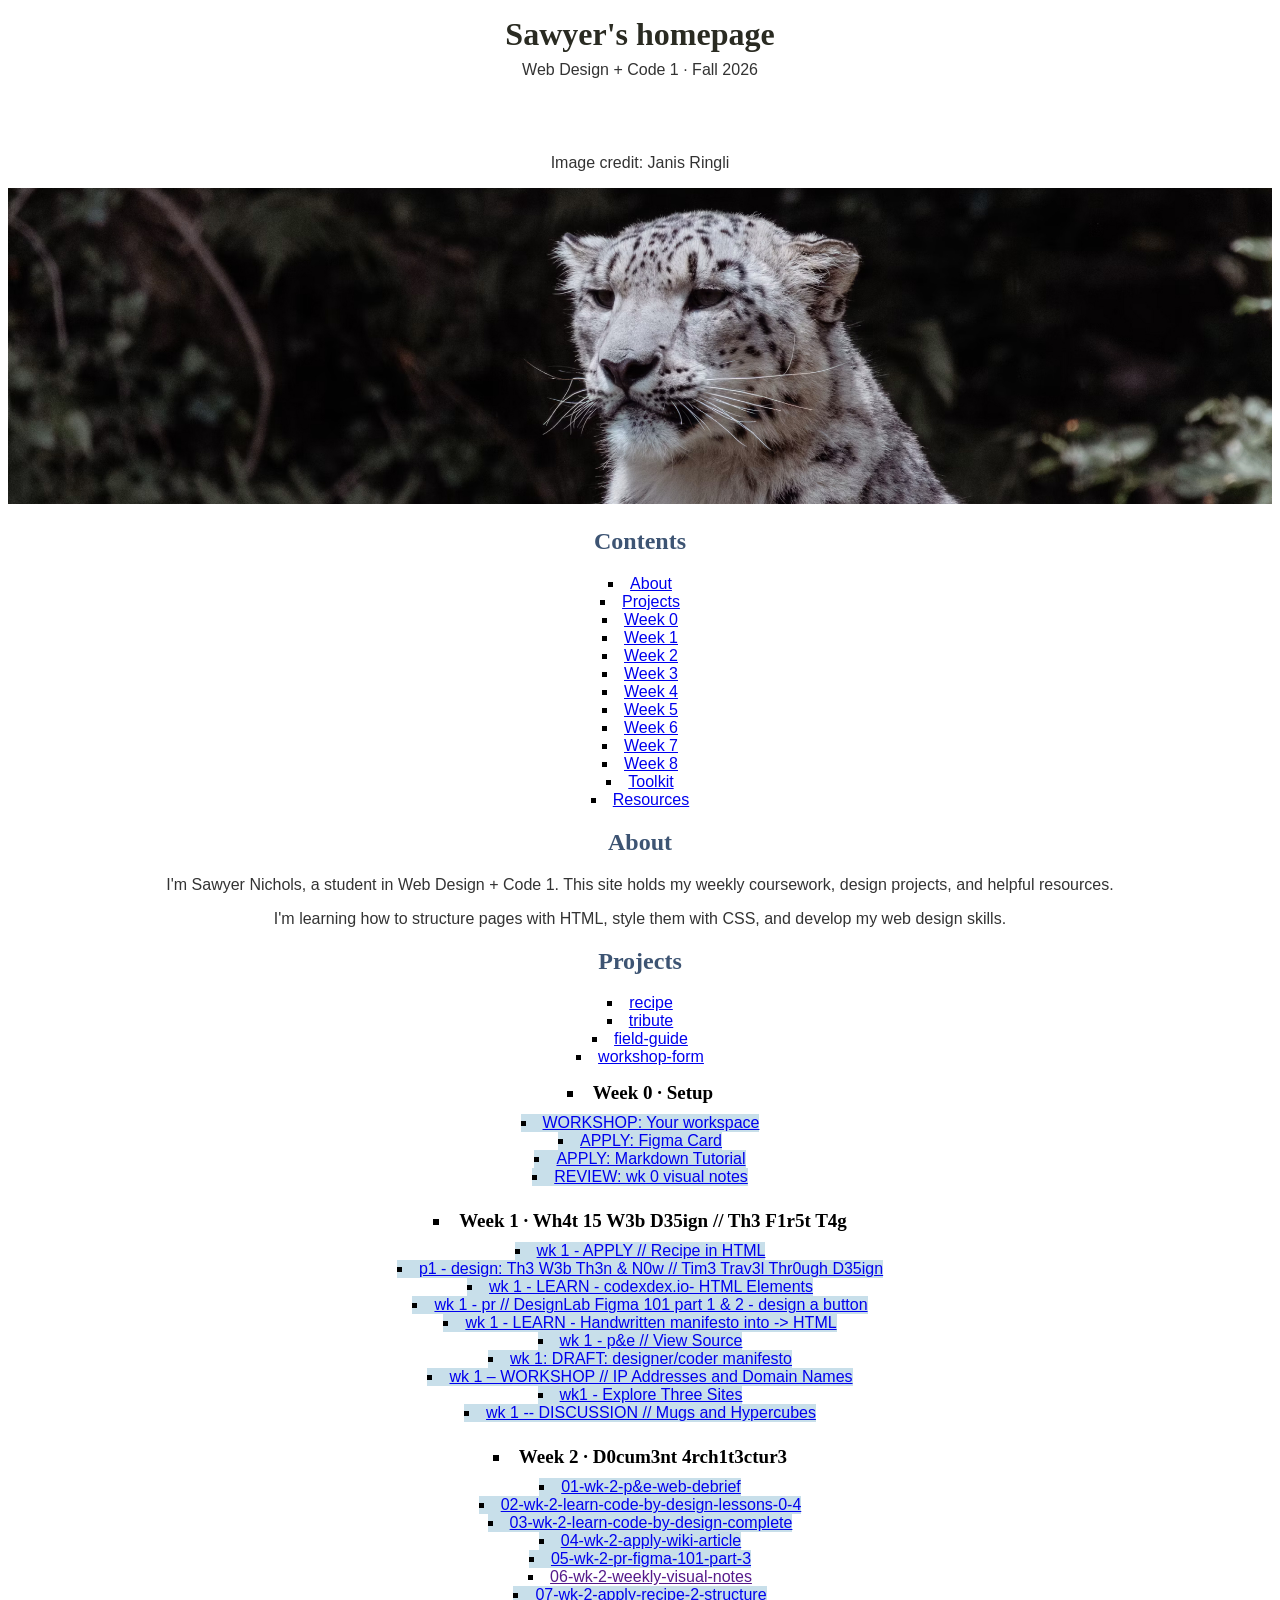
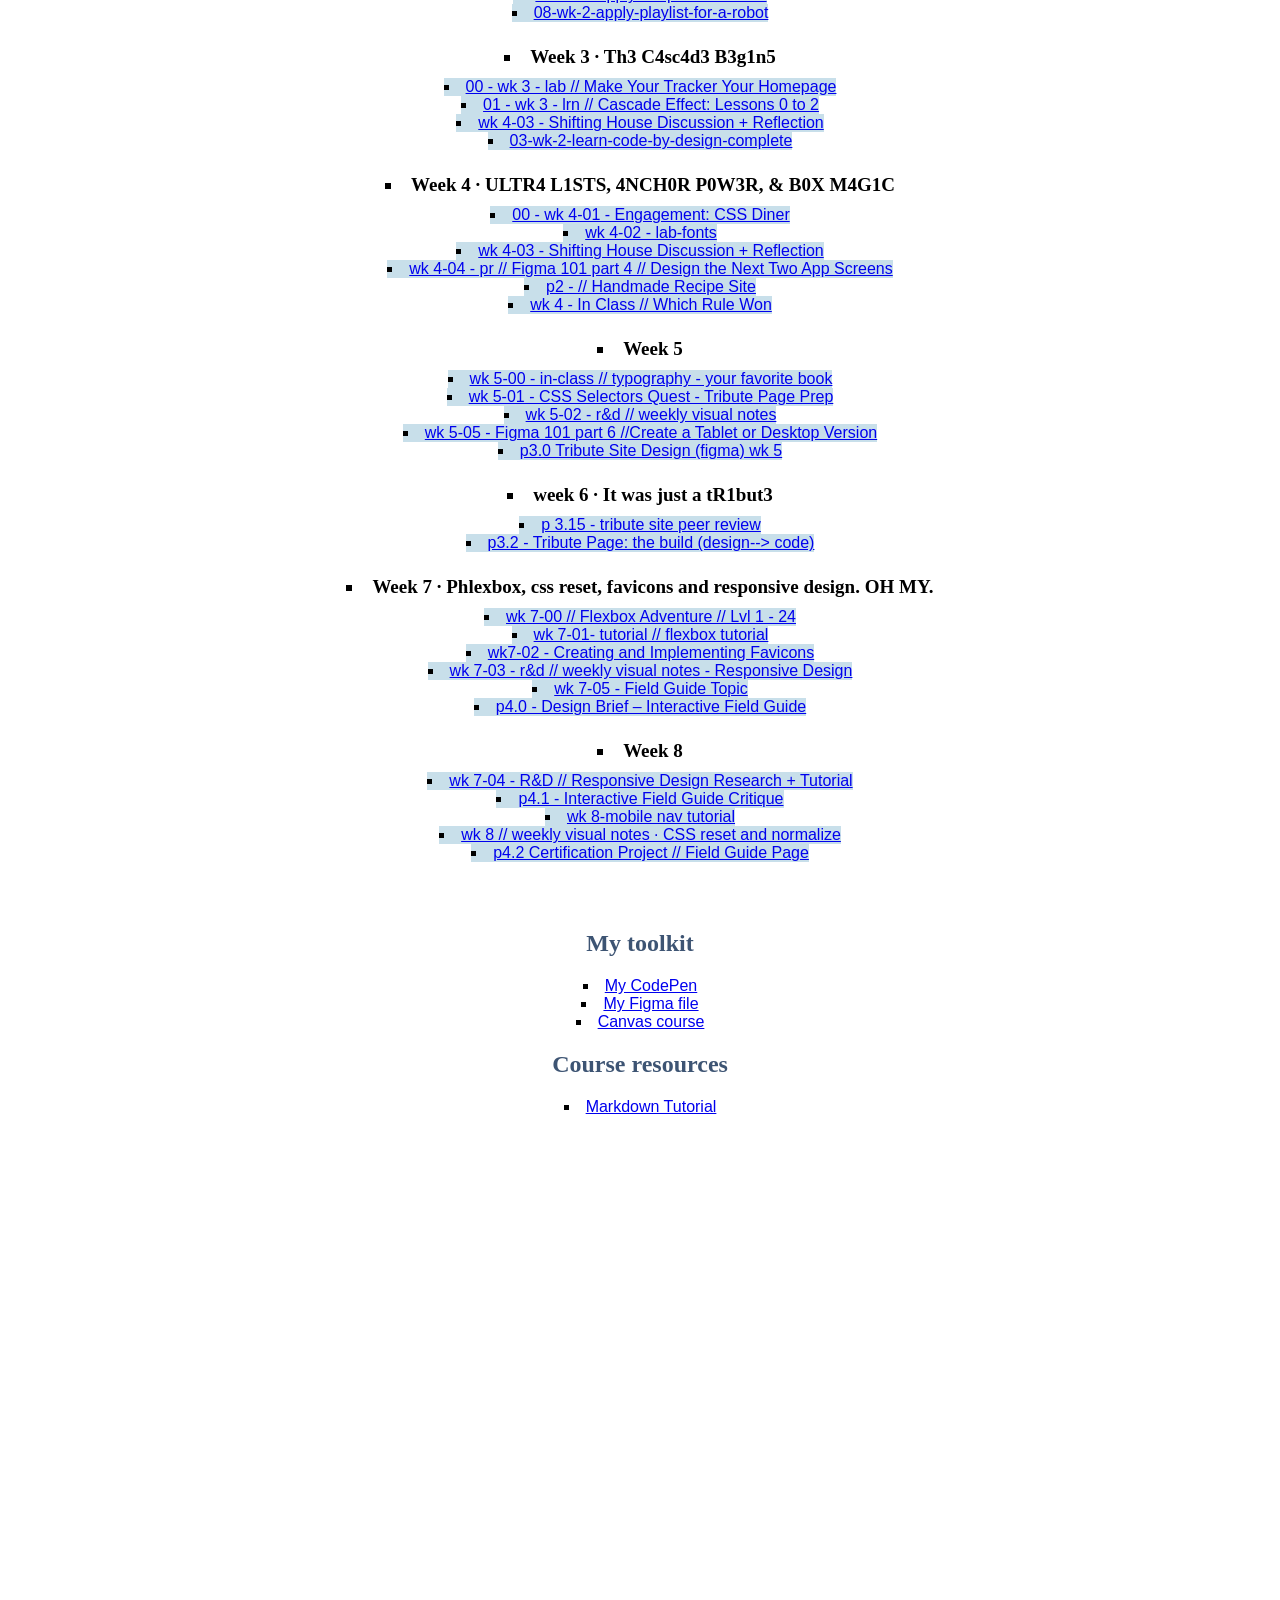
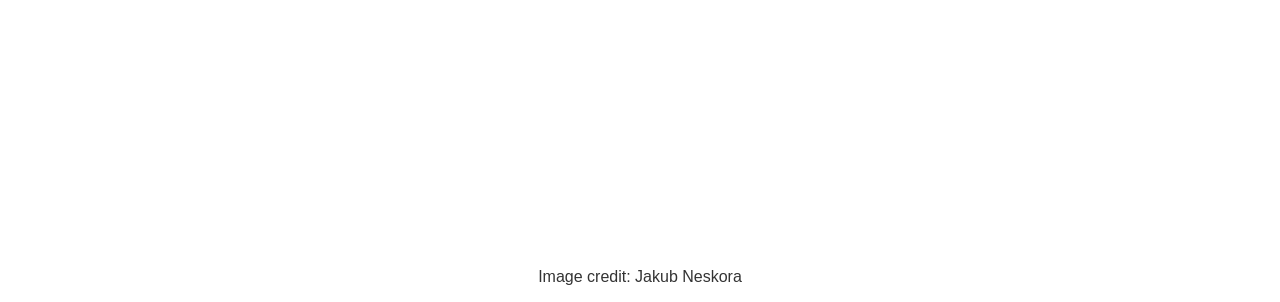
<file: index.html>
<!doctype html>
<html lang="en">
  <head>
    <meta charset="utf-8" />
    <meta name="viewport" content="width=device-width, initial-scale=1" />
    <title>Sawyer Nichols · DESN 368 Course Homepage</title>
    <link rel="stylesheet" href="css/styles.css" />
  </head>
  <body>
    <div class="top-bar">
      <h1>Sawyer's homepage</h1>
      <p>Web Design + Code 1 · Fall 2026</p>
    </div>
    <header>
      <p>Image credit: Janis Ringli</p>
      <img
        src="./images/header-Sawyer.jpg"
        alt="Snow Leopard"
        width="1200"
        height="300"
      />
    </header>
    <nav>
      <h2>Contents</h2>
      <ul>
        <li><a href="#about">About</a></li>
        <li><a href="#projects">Projects</a></li>
        <li><a href="#week-0">Week 0</a></li>
        <li><a href="#week-1">Week 1</a></li>
        <li><a href="#week-2">Week 2</a></li>
        <li><a href="#week-3">Week 3</a></li>
        <li><a href="#week-4">Week 4</a></li>
        <li><a href="#week-5">Week 5</a></li>
        <li><a href="#week-6">Week 6</a></li>
        <li><a href="#week-7">Week 7</a></li>
        <li><a href="#week-8">Week 8</a></li>
        <li><a href="#toolkit">Toolkit</a></li>
        <li><a href="#resources">Resources</a></li>
      </ul>
    </nav>

    <main>
      <section id="about">
        <h2>About</h2>
        <p>
          I'm Sawyer Nichols, a student in Web Design + Code 1. This site holds
          my weekly coursework, design projects, and helpful resources.
        </p>
        <p>
          I'm learning how to structure pages with HTML, style them with CSS,
          and develop my web design skills.
        </p>
      </section>
      <section id="projects">
        <h2>Projects</h2>
        <ul>
          <li><a href="projects/recipe/">recipe</a></li>
          <li><a href="projects/tribute/">tribute</a></li>
          <li><a href="projects/field-guide/">field-guide</a></li>
          <li><a href="workshops/form/index.html">workshop-form</a></li>
        </ul>
      </section>
      <!-- The weeks, as an ordered list, because they happen in order. One item per week, the newest at the bottom. -->
      <ol>
        <li id="week-0">
          Week 0 · Setup
          <ul>
            <li class="done">
              <a
                href="https://github.com/code-and-design-teaching/desn368-f26-workspace-sawyerjnichols"
                target="_blank"
              >
                WORKSHOP: Your workspace
              </a>
            </li>
            <li class="done">
              <a
                href="https://www.figma.com/design/w01rt84swnfwMMrAZtS60E/desn368f26-intro-cards---FINAL?node-id=0-1&t=oS3Nh2skFmaPD66G-1"
                target="_blank"
              >
                APPLY: Figma Card
              </a>
            </li>
            <li class="done">
              <a
                href="https://github.com/code-and-design-teaching/desn368-f26-workspace-sawyerjnichols"
                target="_blank"
              >
                APPLY: Markdown Tutorial
              </a>
            </li>
            <li class="done">
              <a
                href="https://canvas.ewu.edu/courses/1925415/assignments/11774541?module_item_id=27372496"
                target="_blank"
              >
                REVIEW: wk 0 visual notes
              </a>
            </li>
          </ul>
        </li>
        <li id="week-1">
          Week 1 · Wh4t 15 W3b D35ign // Th3 F1r5t T4g
          <ul>
            <li class="done">
              <a
                href="https://canvas.ewu.edu/courses/1925415/assignments/11779837/submissions/4611004"
                target="_blank"
              >
                wk 1 - APPLY // Recipe in HTML
              </a>
            </li>
            <li class="done">
              <a
                href="https://canvas.ewu.edu/courses/1925415/assignments/11779829/submissions/4611004"
                target="_blank"
              >
                p1 - design: Th3 W3b Th3n & N0w // Tim3 Trav3l Thr0ugh D35ign
              </a>
            </li>
            <li class="done">
              <a
                href="https://canvas.ewu.edu/courses/1925415/assignments/11817333/submissions/4611004"
                target="_blank"
              >
                wk 1 - LEARN - codexdex.io- HTML Elements
              </a>
            </li>
            <li class="done">
              <a
                href="https://canvas.ewu.edu/courses/1925415/assignments/11779834/submissions/4611004"
                target="_blank"
              >
                wk 1 - pr // DesignLab Figma 101 part 1 & 2 - design a button
              </a>
            </li>
            <li class="done">
              <a
                href="https://canvas.ewu.edu/courses/1925415/assignments/11800119/submissions/4611004"
                target="_blank"
              >
                wk 1 - LEARN - Handwritten manifesto into -> HTML
              </a>
            </li>
            <li class="done">
              <a
                href="https://canvas.ewu.edu/courses/1925415/assignments/11779832/submissions/4611004"
                target="_blank"
              >
                wk 1 - p&e // View Source
              </a>
            </li>
            <li class="done">
              <a
                href="https://canvas.ewu.edu/courses/1925415/assignments/11800239/submissions/4611004"
                target="_blank"
              >
                wk 1: DRAFT: designer/coder manifesto
              </a>
            </li>
            <li class="done">
              <a
                href="https://canvas.ewu.edu/courses/1925415/assignments/11779830/submissions/4611004"
                target="_blank"
              >
                wk 1 – WORKSHOP // IP Addresses and Domain Names
              </a>
            </li>
            <li class="done">
              <a
                href="https://canvas.ewu.edu/courses/1925415/assignments/11787929/submissions/4611004"
                target="_blank"
              >
                wk1 - Explore Three Sites
              </a>
            </li>
            <li class="done">
              <a
                href="https://canvas.ewu.edu/courses/1925415/assignments/11801494/submissions/4611004"
                target="_blank"
              >
                wk 1 -- DISCUSSION // Mugs and Hypercubes
              </a>
            </li>
          </ul>
        </li>
        <li id="week-2">
          Week 2 · D0cum3nt 4rch1t3ctur3
          <ul>
            <li class="done">
              <a
                href="https://app.milanote.com/1XdPY81EdDRg8u/lori-aura-colton-sawyer?p=hFmcngREMeg"
                target="_blank"
              >
                01-wk-2-p&e-web-debrief
              </a>
            </li>
            <li class="done">
              <a
                href="https://canvas.ewu.edu/courses/1925415/assignments/11832639/submissions/4611004"
                target="_blank"
              >
                02-wk-2-learn-code-by-design-lessons-0-4
              </a>
            </li>
            <li class="done">
              <a
                href="https://canvas.ewu.edu/courses/1925415/assignments/11832642/submissions/4611004"
                target="_blank"
              >
                03-wk-2-learn-code-by-design-complete
              </a>
            </li>
            <li class="done">
              <a
                href="https://canvas.ewu.edu/courses/1925415/assignments/11832647/submissions/4611004"
                target="_blank"
              >
                04-wk-2-apply-wiki-article
              </a>
            </li>
            <li class="done">
              <a
                href="https://canvas.ewu.edu/courses/1925415/assignments/11832649/submissions/4611004"
                target="_blank"
              >
                05-wk-2-pr-figma-101-part-3
              </a>
            </li>
            <li class="">
              <a href="" target="_blank">06-wk-2-weekly-visual-notes</a>
            </li>
            <li class="done">
              <a
                href="https://canvas.ewu.edu/courses/1925415/assignments/11837393/submissions/4611004"
                target="_blank"
              >
                07-wk-2-apply-recipe-2-structure
              </a>
            </li>
            <li class="done">
              <a
                href="https://canvas.ewu.edu/courses/1925415/assignments/11837394/submissions/4611004"
                target="_blank"
              >
                08-wk-2-apply-playlist-for-a-robot
              </a>
            </li>
          </ul>
        </li>
        <li id="week-3">
          Week 3 · Th3 C4sc4d3 B3g1n5
          <ul>
            <li class="done">
              <a
                href="https://canvas.ewu.edu/courses/1925415/assignments/11844109/submissions/4611004"
                target="_blank"
              >
                00 - wk 3 - lab // Make Your Tracker Your Homepage
              </a>
            </li>
            <li class="done">
              <a
                href="https://canvas.ewu.edu/courses/1925415/assignments/11844107/submissions/4611004"
                target="_blank"
              >
                01 - wk 3 - lrn // Cascade Effect: Lessons 0 to 2
              </a>
            </li>
            <li class="done">
              <a
                href="https://canvas.ewu.edu/courses/1925415/assignments/11832639/submissions/4611004"
                target="_blank"
              >
                wk 4-03 - Shifting House Discussion + Reflection
              </a>
            </li>
            <li class="done">
              <a
                href="https://canvas.ewu.edu/courses/1925415/assignments/11832642/submissions/4611004"
                target="_blank"
              >
                03-wk-2-learn-code-by-design-complete
              </a>
            </li>
          </ul>
        </li>
        <li id="week-4">
          Week 4 · ULTR4 L1STS, 4NCH0R P0W3R, & B0X M4G1C
          <ul>
            <li class="done">
              <a
                href="https://canvas.ewu.edu/courses/1925415/assignments/11857652/submissions/4611004"
                target="_blank"
              >
                00 - wk 4-01 - Engagement: CSS Diner
              </a>
            </li>
            <li class="done">
              <a
                href="https://canvas.ewu.edu/courses/1925415/assignments/11819955/submissions/4611004"
                target="_blank"
              >
                wk 4-02 - lab-fonts
              </a>
            </li>
            <li class="done">
              <a
                href="https://canvas.ewu.edu/courses/1925415/assignments/11844112/submissions/4611004"
                target="_blank"
              >
                wk 4-03 - Shifting House Discussion + Reflection
              </a>
            </li>
            <li class="done">
              <a
                href="https://canvas.ewu.edu/courses/1925415/assignments/11844110/submissions/4611004"
                target="_blank"
              >
                wk 4-04 - pr // Figma 101 part 4 // Design the Next Two App
                Screens
              </a>
            </li>
            <li class="done">
              <a
                href="https://canvas.ewu.edu/courses/1925415/assignments/11844111/submissions/4611004"
                target="_blank"
              >
                p2 - // Handmade Recipe Site
              </a>
            </li>
            <li class="done">
              <a
                href="https://canvas.ewu.edu/courses/1925415/assignments/11857653/submissions/4611004"
                target="_blank"
              >
                wk 4 - In Class // Which Rule Won
              </a>
            </li>
          </ul>
        </li>
        <li id="week-5">
          Week 5
          <ul>
            <li class="done">
              <a
                href="https://canvas.ewu.edu/courses/1925415/assignments/11868371/submissions/4611004"
                target="_blank"
              >
                wk 5-00 - in-class // typography - your favorite book
              </a>
            </li>
            <li class="done">
              <a
                href="https://canvas.ewu.edu/courses/1925415/assignments/11868376/submissions/4611004"
                target="_blank"
              >
                wk 5-01 - CSS Selectors Quest - Tribute Page Prep
              </a>
            </li>
            <li class="done">
              <a
                href="https://canvas.ewu.edu/courses/1925415/assignments/11868369/submissions/4611004"
                target="_blank"
              >
                wk 5-02 - r&d // weekly visual notes
              </a>
            </li>
            <li class="done">
              <a
                href="https://canvas.ewu.edu/courses/1925415/assignments/11868365/submissions/4611004"
                target="_blank"
              >
                wk 5-05 - Figma 101 part 6 //Create a Tablet or Desktop Version
              </a>
            </li>
            <li class="done">
              <a
                href="https://canvas.ewu.edu/courses/1925415/assignments/11868504/submissions/4611004"
                target="_blank"
              >
                p3.0 Tribute Site Design (figma) wk 5
              </a>
            </li>
          </ul>
        </li>
        <li id="week-6">
          week 6 · It was just a tR1but3
          <ul>
            <li class="done">
              <a
                href="https://www.figma.com/files/team/1683635765628856101/folder/678224428?fuid=1590161796357764997"
                target="_blank"
              >
                p 3.15 - tribute site peer review
              </a>
            </li>
            <li class="done">
              <a
                href="https://canvas.ewu.edu/courses/1925415/assignments/11881702/submissions/4611004"
                target="_blank"
              >
                p3.2 - Tribute Page: the build (design--> code)
              </a>
            </li>
          </ul>
        </li>
        <li id="week-7">
          Week 7 · Phlexbox, css reset, favicons and responsive design. OH MY.
          <ul>
            <li class="done">
              <a
                href="https://canvas.ewu.edu/courses/1925415/assignments/11868370/submissions/4611004"
                target="_blank"
              >
                wk 7-00 // Flexbox Adventure // Lvl 1 - 24
              </a>
            </li>
            <li class="done">
              <a
                href="https://canvas.ewu.edu/courses/1925415/assignments/11891293/submissions/4611004"
                target="_blank"
              >
                wk 7-01- tutorial // flexbox tutorial
              </a>
            </li>
            <li class="done">
              <a
                href="https://canvas.ewu.edu/courses/1925415/assignments/11891297/submissions/4611004"
                target="_blank"
              >
                wk7-02 - Creating and Implementing Favicons
              </a>
            </li>
            <li class="done">
              <a
                href="https://canvas.ewu.edu/courses/1925415/assignments/11881608/submissions/4611004"
                target="_blank"
              >
                wk 7-03 - r&d // weekly visual notes - Responsive Design
              </a>
            </li>
            <li class="done">
              <a
                href="https://canvas.ewu.edu/courses/1925415/assignments/11892247/submissions/4611004"
                target="_blank"
              >
                wk 7-05 - Field Guide Topic
              </a>
            </li>
            <li class="done">
              <a
                href="https://canvas.ewu.edu/courses/1925415/assignments/11891387/submissions/4611004"
                target="_blank"
              >
                p4.0 - Design Brief – Interactive Field Guide
              </a>
            </li>
          </ul>
        </li>
        <li id="week-8">
          Week 8
          <ul>
            <li class="done">
              <a
                href="https://canvas.ewu.edu/courses/1925415/assignments/11881611/submissions/4611004"
                target="_blank"
              >
                wk 7-04 - R&D // Responsive Design Research + Tutorial
              </a>
            </li>
            <li class="done">
              <a
                href="https://www.figma.com/files/team/1619464934572241471/project/596698596?fuid=821425603950455766"
                target="_blank"
              >
                p4.1 - Interactive Field Guide Critique
              </a>
            </li>
            <li class="done">
              <a
                href="https://canvas.ewu.edu/courses/1925415/assignments/11891295/submissions/4611004"
                target="_blank"
              >
                wk 8-mobile nav tutorial
              </a>
            </li>
            <li class="done">
              <a
                href="https://canvas.ewu.edu/courses/1925415/assignments/11891294?module_item_id=27673376"
                target="_blank"
              >
                wk 8 // weekly visual notes · CSS reset and normalize
              </a>
            </li>
            <li class="done">
              <a
                href="https://canvas.ewu.edu/courses/1925415/assignments/11891291?module_item_id=27673671"
                target="_blank"
              >
                p4.2 Certification Project // Field Guide Page
              </a>
            </li>
          </ul>
        </li>
      </ol>
    </main>

    <section id="toolkit">
      <h2>My toolkit</h2>
      <ul>
        <!-- Replace your-username with your actual CodePen username. -->
        <li>
          <a
            href="https://codepen.io/SawyerJNIchols"
            target="_blank"
            rel="noopener noreferrer"
          >
            My CodePen
          </a>
        </li>
        <li>
          <a
            href="https://www.figma.com/design/w01rt84swnfwMMrAZtS60E/desn368f26-intro-cards---FINAL?node-id=0-1&t=oS3Nh2skFmaPD66G-1"
            target="_blank"
            rel="noopener noreferrer"
          >
            My Figma file
          </a>
        </li>
        <li>
          <a
            href="https://canvas.ewu.edu/courses/1925415"
            target="_blank"
            rel="noopener noreferrer"
          >
            Canvas course
          </a>
        </li>
      </ul>
    </section>

    <section id="resources">
      <h2>Course resources</h2>
      <ul>
        <li>
          <a
            href="https://www.markdowntutorial.com/"
            target="_blank"
            rel="noopener noreferrer"
          >
            Markdown Tutorial
          </a>
        </li>
      </ul>

      <div class="image-reveal" role="img" aria-label="Decorative image"></div>
    </section>

    <footer>
      <p>Image credit: Jakub Neskora</p>
    </footer>
  </body>
</html>
</file>
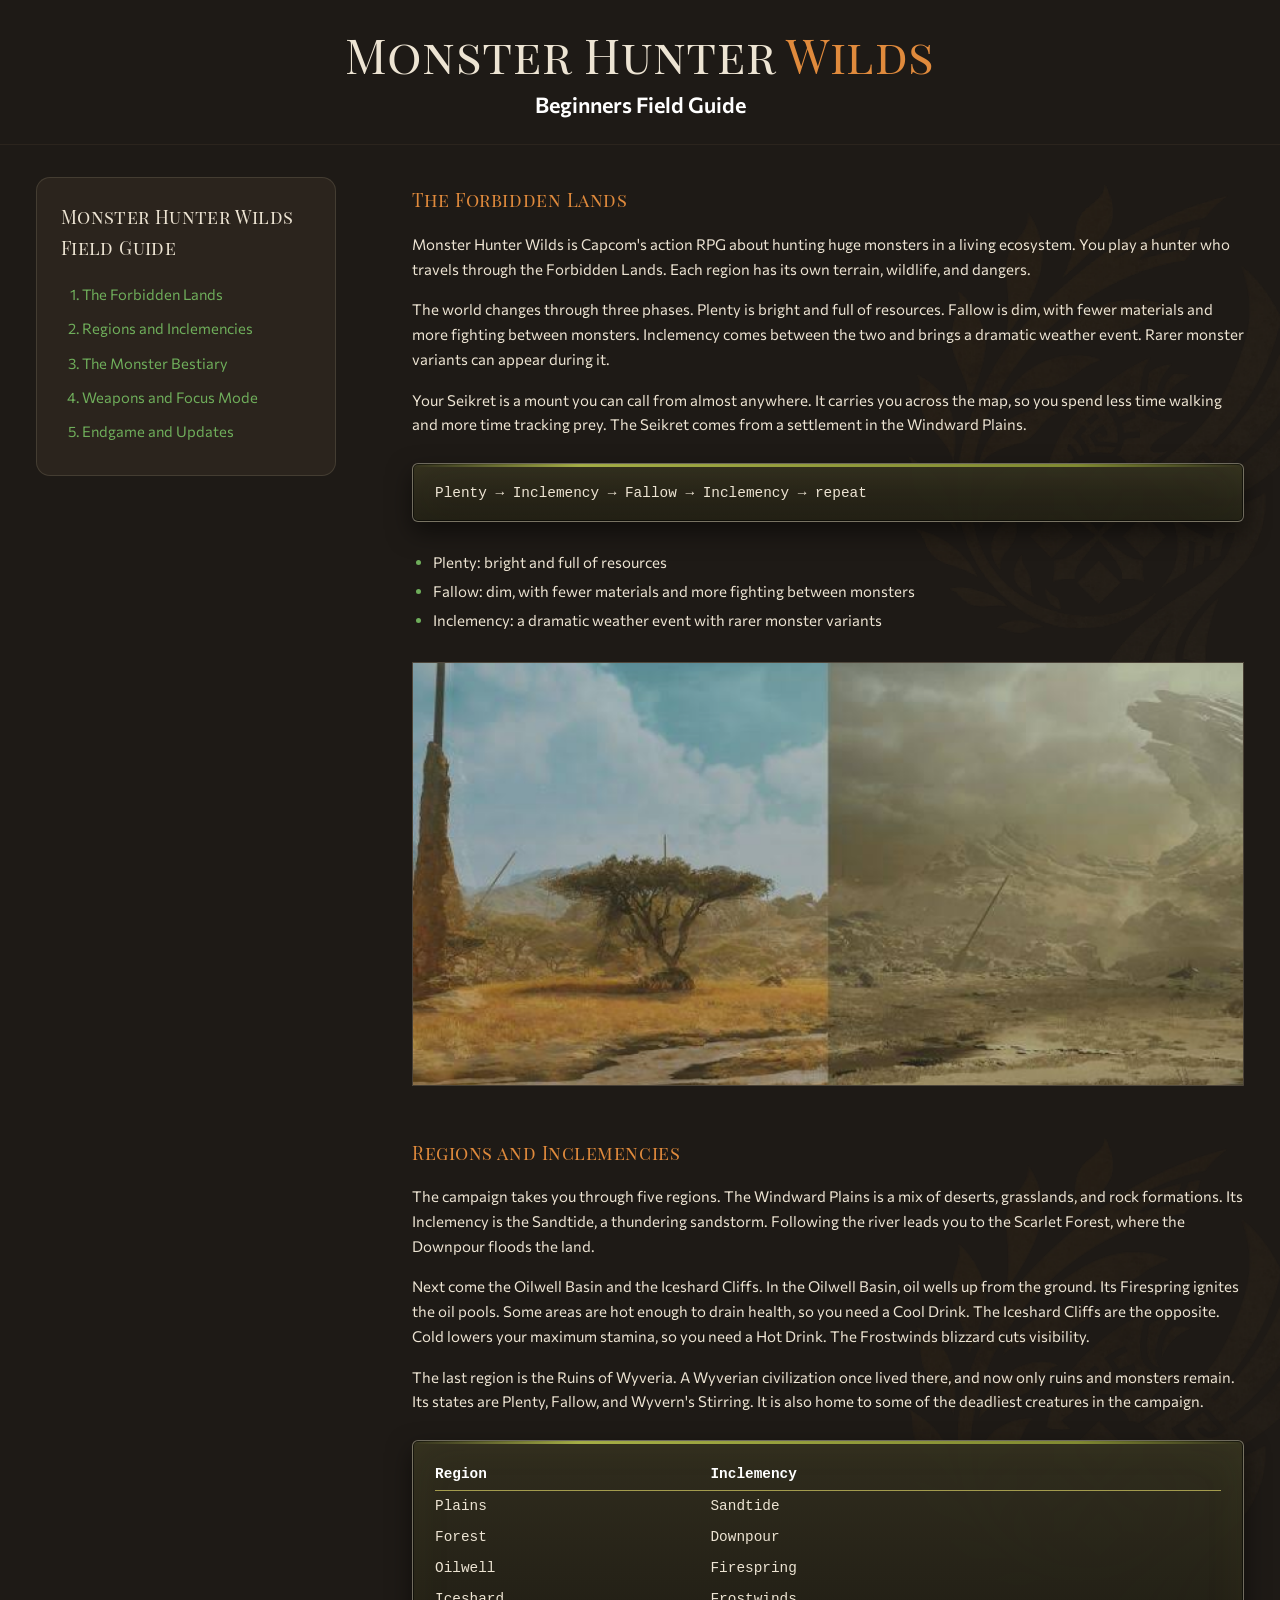
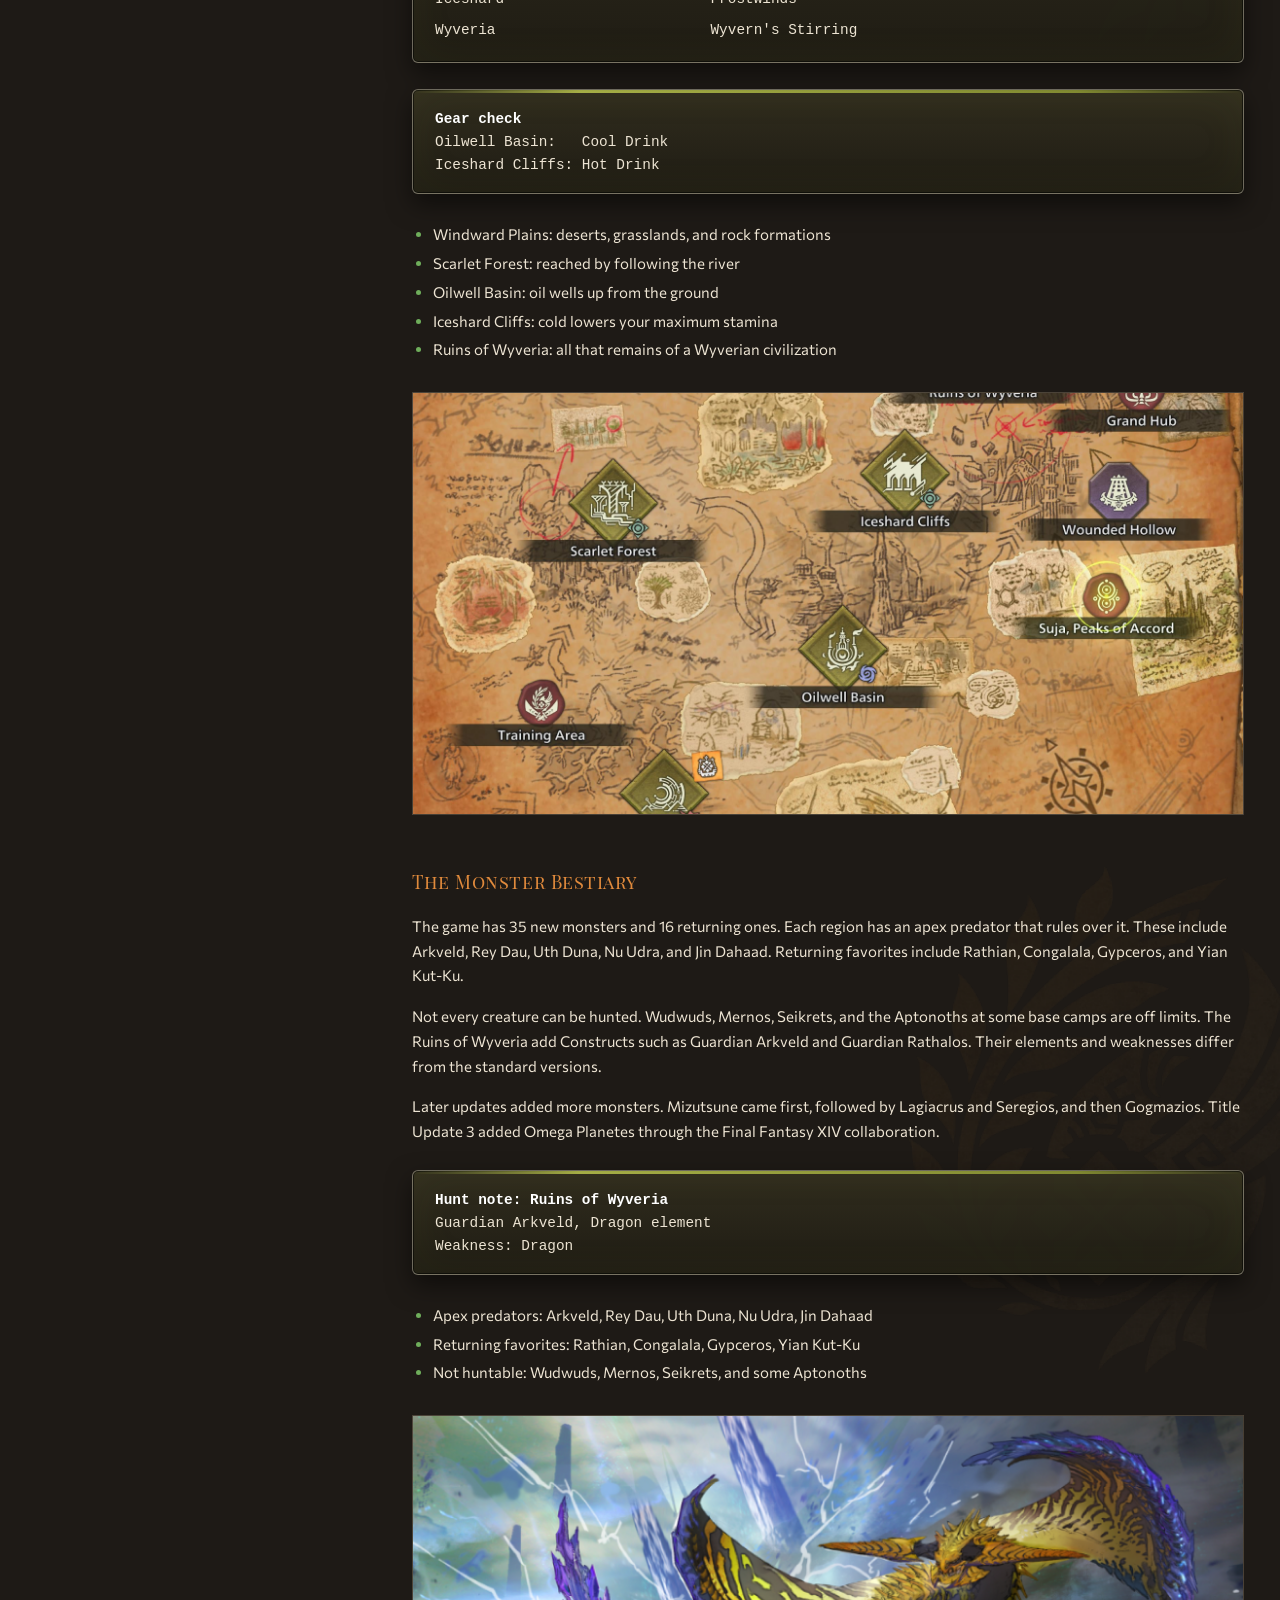
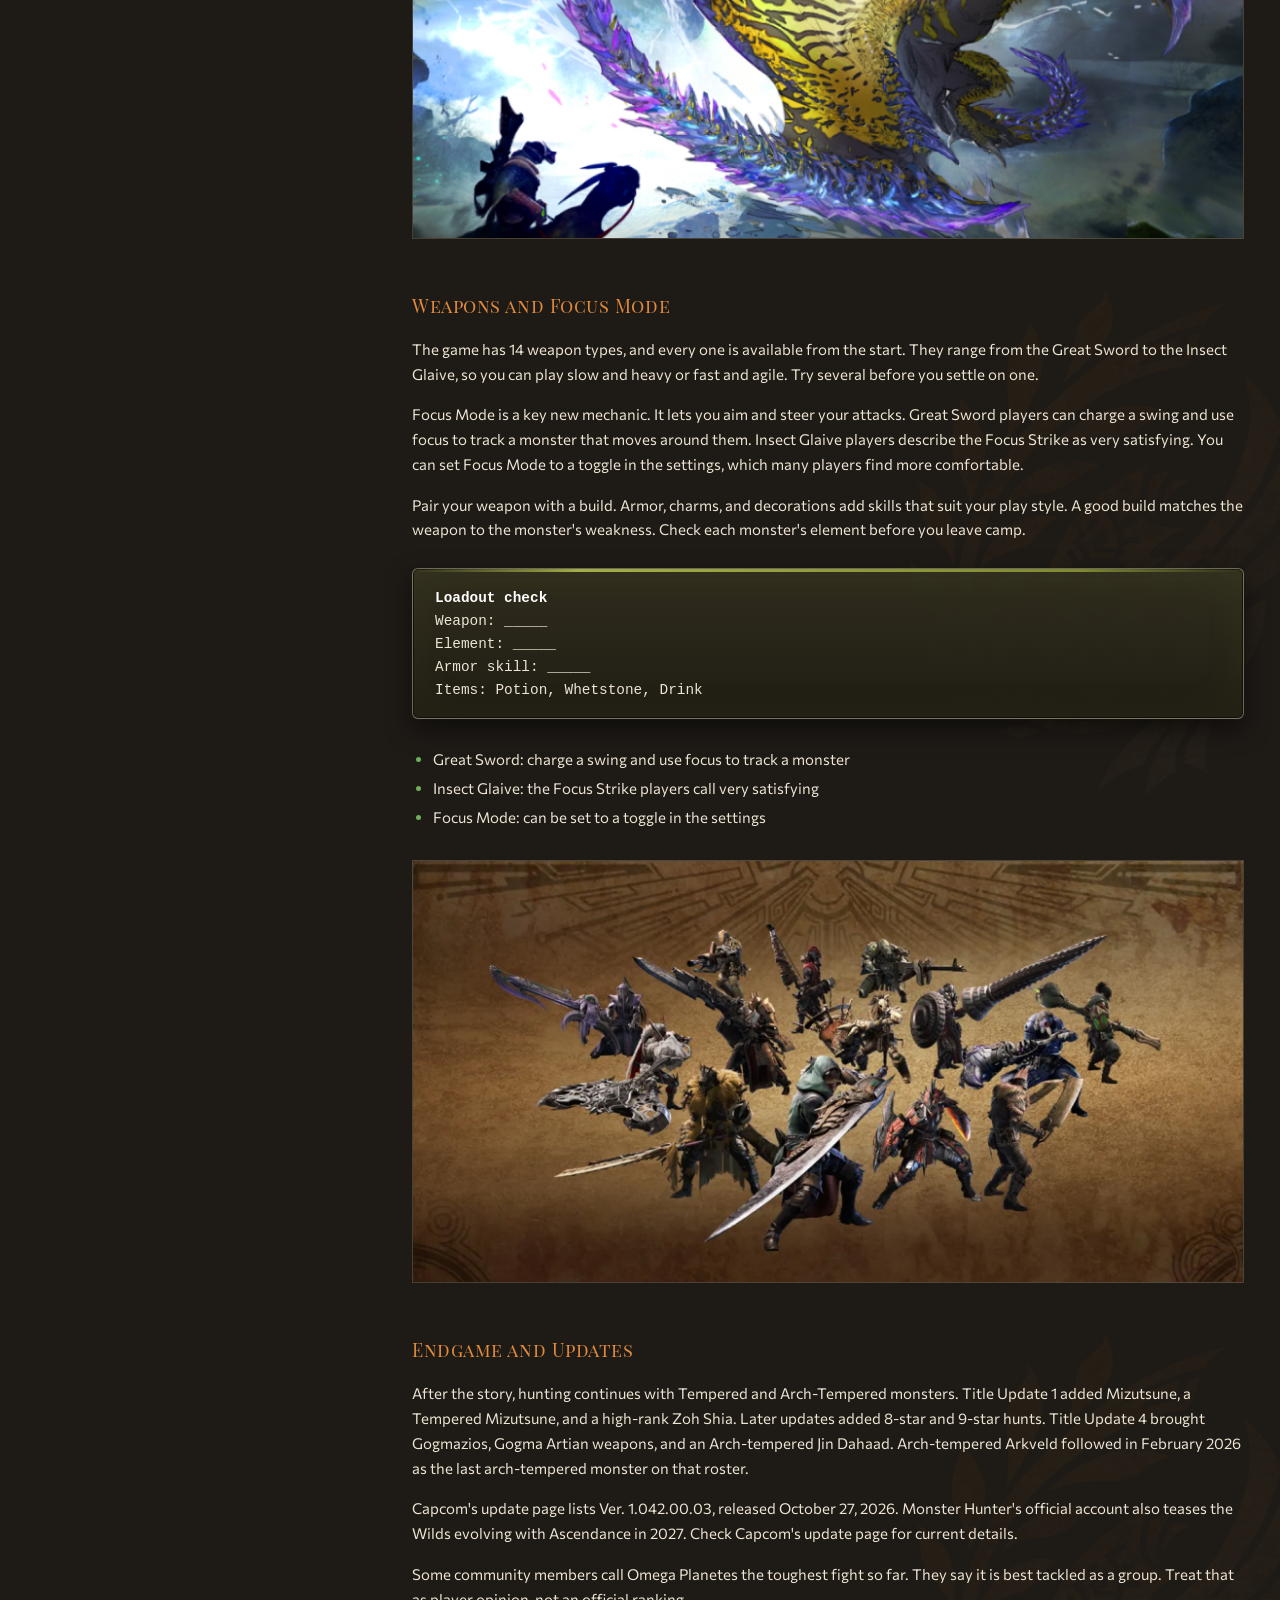
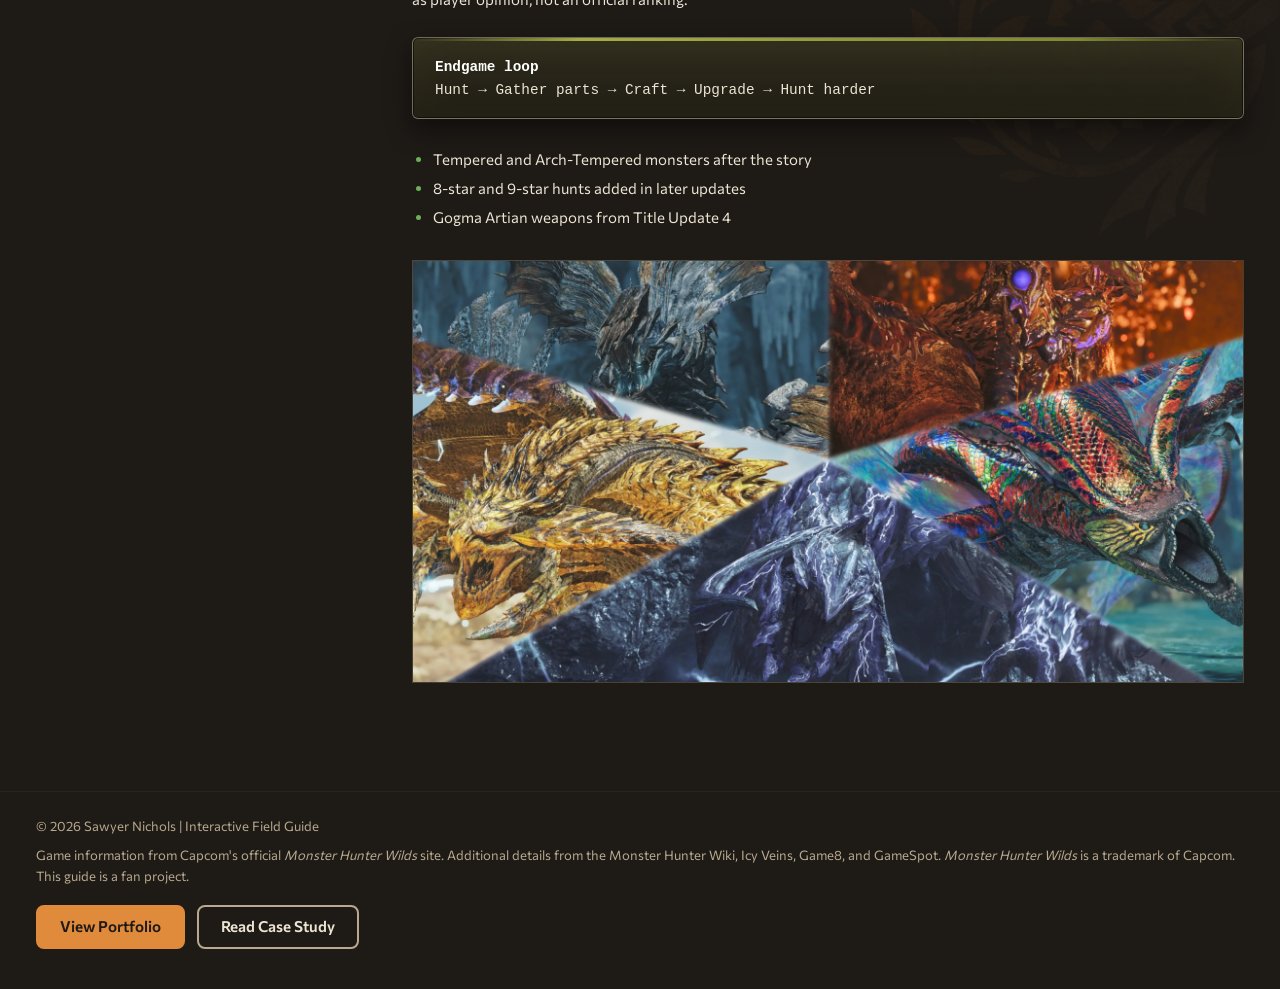
<file: projects/field-guide/index.html>
<!doctype html>
<html lang="en">
  <head>
    <meta charset="UTF-8" />
    <meta name="viewport" content="width=device-width, initial-scale=1" />
    <title>Monster Hunter Wilds: Beginners Field Guide</title>
    <link rel="preconnect" href="https://fonts.googleapis.com" />
    <link rel="preconnect" href="https://fonts.gstatic.com" crossorigin />
    <link
      href="https://fonts.googleapis.com/css2?family=Commissioner:wght@300..800&family=Playfair+Display+SC:wght@400;700&display=swap"
      rel="stylesheet"
    />
    <link rel="stylesheet" href="style.css" />
  </head>
  <body>
    <header class="site-header">
      <button
        class="menu-toggle"
        type="button"
        aria-label="Open section menu"
        aria-expanded="false"
        aria-controls="navbar"
      >
        <span class="menu-toggle-bar"></span>
        <span class="menu-toggle-bar"></span>
        <span class="menu-toggle-bar"></span>
      </button>
      <h1 class="site-title">
        Monster Hunter
        <span class="accent">Wilds</span>
      </h1>
      <p class="site-subtitle">Beginners Field Guide</p>
    </header>

    <div class="layout">
      <nav class="sidebar" id="navbar" aria-label="Guide navigation">
        <header>
          <h2 class="sidebar-heading">
            <span class="heading-desktop">
              Monster Hunter Wilds Field Guide
            </span>
            <span class="heading-mobile">Section Links</span>
          </h2>
        </header>
        <ol class="sidebar-links">
          <li>
            <a class="nav-link" href="#The_Forbidden_Lands">
              The Forbidden Lands
            </a>
          </li>
          <li>
            <a class="nav-link" href="#Regions_and_Inclemencies">
              Regions and Inclemencies
            </a>
          </li>
          <li>
            <a class="nav-link" href="#The_Monster_Bestiary">
              The Monster Bestiary
            </a>
          </li>
          <li>
            <a class="nav-link" href="#Weapons_and_Focus_Mode">
              Weapons and Focus Mode
            </a>
          </li>
          <li>
            <a class="nav-link" href="#Endgame_and_Updates">
              Endgame and Updates
            </a>
          </li>
        </ol>
      </nav>

      <main id="main-doc" class="content">
        <!-- Section 1 -->
        <section id="The_Forbidden_Lands" class="main-section">
          <header>
            <h2 class="section-heading">The Forbidden Lands</h2>
          </header>
          <p>
            Monster Hunter Wilds is Capcom's action RPG about hunting huge
            monsters in a living ecosystem. You play a hunter who travels
            through the Forbidden Lands. Each region has its own terrain,
            wildlife, and dangers.
          </p>
          <p>
            The world changes through three phases. Plenty is bright and full of
            resources. Fallow is dim, with fewer materials and more fighting
            between monsters. Inclemency comes between the two and brings a
            dramatic weather event. Rarer monster variants can appear during it.
          </p>
          <p>
            Your Seikret is a mount you can call from almost anywhere. It
            carries you across the map, so you spend less time walking and more
            time tracking prey. The Seikret comes from a settlement in the
            Windward Plains.
          </p>

          <pre
            class="highlight"
          ><code>Plenty → Inclemency → Fallow → Inclemency → repeat</code></pre>

          <ul>
            <li>Plenty: bright and full of resources</li>
            <li>
              Fallow: dim, with fewer materials and more fighting between
              monsters
            </li>
            <li>
              Inclemency: a dramatic weather event with rarer monster variants
            </li>
          </ul>

          <figure class="figure">
            <img
              src="./assets/node-8.png"
              width="853"
              height="434"
              alt="The Windward Plains in Plenty and Fallow phases, side by side"
            />
          </figure>

          <div class="placed-image">
            <img src="./assets/bg-image-3.png" alt="" />
          </div>
        </section>

        <!-- Section 2 -->
        <section id="Regions_and_Inclemencies" class="main-section">
          <header>
            <h2 class="section-heading">Regions and Inclemencies</h2>
          </header>
          <p>
            The campaign takes you through five regions. The Windward Plains is
            a mix of deserts, grasslands, and rock formations. Its Inclemency is
            the Sandtide, a thundering sandstorm. Following the river leads you
            to the Scarlet Forest, where the Downpour floods the land.
          </p>
          <p>
            Next come the Oilwell Basin and the Iceshard Cliffs. In the Oilwell
            Basin, oil wells up from the ground. Its Firespring ignites the oil
            pools. Some areas are hot enough to drain health, so you need a Cool
            Drink. The Iceshard Cliffs are the opposite. Cold lowers your
            maximum stamina, so you need a Hot Drink. The Frostwinds blizzard
            cuts visibility.
          </p>
          <p>
            The last region is the Ruins of Wyveria. A Wyverian civilization
            once lived there, and now only ruins and monsters remain. Its states
            are Plenty, Fallow, and Wyvern's Stirring. It is also home to some
            of the deadliest creatures in the campaign.
          </p>

          <div class="highlight">
            <table class="region-table">
              <thead>
                <tr>
                  <th scope="col">Region</th>
                  <th scope="col">Inclemency</th>
                </tr>
              </thead>
              <tbody>
                <tr>
                  <td>Plains</td>
                  <td>Sandtide</td>
                </tr>
                <tr>
                  <td>Forest</td>
                  <td>Downpour</td>
                </tr>
                <tr>
                  <td>Oilwell</td>
                  <td>Firespring</td>
                </tr>
                <tr>
                  <td>Iceshard</td>
                  <td>Frostwinds</td>
                </tr>
                <tr>
                  <td>Wyveria</td>
                  <td>Wyvern's Stirring</td>
                </tr>
              </tbody>
            </table>
          </div>

          <pre class="highlight"><code><strong>Gear check</strong>
Oilwell Basin:   Cool Drink
Iceshard Cliffs: Hot Drink</code></pre>

          <ul>
            <li>Windward Plains: deserts, grasslands, and rock formations</li>
            <li>Scarlet Forest: reached by following the river</li>
            <li>Oilwell Basin: oil wells up from the ground</li>
            <li>Iceshard Cliffs: cold lowers your maximum stamina</li>
            <li>
              Ruins of Wyveria: all that remains of a Wyverian civilization
            </li>
          </ul>

          <figure class="figure">
            <img
              src="./assets/regions-image-9.png"
              width="853"
              height="434"
              alt="Map of the Forbidden Lands showing the five regions"
            />
          </figure>

          <div class="placed-image">
            <img src="./assets/bg-image-3.png" alt="" />
          </div>
        </section>

        <!-- Section 3 -->
        <section id="The_Monster_Bestiary" class="main-section">
          <header>
            <h2 class="section-heading">The Monster Bestiary</h2>
          </header>
          <p>
            The game has 35 new monsters and 16 returning ones. Each region has
            an apex predator that rules over it. These include Arkveld, Rey Dau,
            Uth Duna, Nu Udra, and Jin Dahaad. Returning favorites include
            Rathian, Congalala, Gypceros, and Yian Kut-Ku.
          </p>
          <p>
            Not every creature can be hunted. Wudwuds, Mernos, Seikrets, and the
            Aptonoths at some base camps are off limits. The Ruins of Wyveria
            add Constructs such as Guardian Arkveld and Guardian Rathalos. Their
            elements and weaknesses differ from the standard versions.
          </p>
          <p>
            Later updates added more monsters. Mizutsune came first, followed by
            Lagiacrus and Seregios, and then Gogmazios. Title Update 3 added
            Omega Planetes through the Final Fantasy XIV collaboration.
          </p>

          <pre
            class="highlight"
          ><code><strong>Hunt note: Ruins of Wyveria</strong>
Guardian Arkveld, Dragon element
Weakness: Dragon</code></pre>

          <ul>
            <li>
              Apex predators: Arkveld, Rey Dau, Uth Duna, Nu Udra, Jin Dahaad
            </li>
            <li>
              Returning favorites: Rathian, Congalala, Gypceros, Yian Kut-Ku
            </li>
            <li>Not huntable: Wudwuds, Mernos, Seikrets, and some Aptonoths</li>
          </ul>

          <figure class="figure">
            <img
              src="./assets/bestiary-image-10.png"
              width="853"
              height="434"
              alt="Key art of Rey Dau"
            />
          </figure>

          <div class="placed-image">
            <img src="./assets/bg-image-3.png" alt="" />
          </div>
        </section>

        <!-- Section 4 -->
        <section id="Weapons_and_Focus_Mode" class="main-section">
          <header>
            <h2 class="section-heading">Weapons and Focus Mode</h2>
          </header>
          <p>
            The game has 14 weapon types, and every one is available from the
            start. They range from the Great Sword to the Insect Glaive, so you
            can play slow and heavy or fast and agile. Try several before you
            settle on one.
          </p>
          <p>
            Focus Mode is a key new mechanic. It lets you aim and steer your
            attacks. Great Sword players can charge a swing and use focus to
            track a monster that moves around them. Insect Glaive players
            describe the Focus Strike as very satisfying. You can set Focus Mode
            to a toggle in the settings, which many players find more
            comfortable.
          </p>
          <p>
            Pair your weapon with a build. Armor, charms, and decorations add
            skills that suit your play style. A good build matches the weapon to
            the monster's weakness. Check each monster's element before you
            leave camp.
          </p>

          <pre class="highlight"><code><strong>Loadout check</strong>
Weapon: _____
Element: _____
Armor skill: _____
Items: Potion, Whetstone, Drink</code></pre>

          <ul>
            <li>
              Great Sword: charge a swing and use focus to track a monster
            </li>
            <li>
              Insect Glaive: the Focus Strike players call very satisfying
            </li>
            <li>Focus Mode: can be set to a toggle in the settings</li>
          </ul>

          <figure class="figure">
            <img
              src="./assets/weapons-image-11.png"
              width="853"
              height="434"
              alt="Hunters wielding all 14 weapon types"
            />
          </figure>

          <div class="placed-image">
            <img src="./assets/bg-image-3.png" alt="" />
          </div>
        </section>

        <!-- Section 5 -->
        <section id="Endgame_and_Updates" class="main-section">
          <header>
            <h2 class="section-heading">Endgame and Updates</h2>
          </header>
          <p>
            After the story, hunting continues with Tempered and Arch-Tempered
            monsters. Title Update 1 added Mizutsune, a Tempered Mizutsune, and
            a high-rank Zoh Shia. Later updates added 8-star and 9-star hunts.
            Title Update 4 brought Gogmazios, Gogma Artian weapons, and an
            Arch-tempered Jin Dahaad. Arch-tempered Arkveld followed in February
            2026 as the last arch-tempered monster on that roster.
          </p>
          <p>
            Capcom's update page lists Ver. 1.042.00.03, released October 27,
            2026. Monster Hunter's official account also teases the Wilds
            evolving with Ascendance in 2027. Check Capcom's update page for
            current details.
          </p>
          <p>
            Some community members call Omega Planetes the toughest fight so
            far. They say it is best tackled as a group. Treat that as player
            opinion, not an official ranking.
          </p>

          <pre class="highlight"><code><strong>Endgame loop</strong>
Hunt → Gather parts → Craft → Upgrade → Hunt harder</code></pre>

          <ul>
            <li>Tempered and Arch-Tempered monsters after the story</li>
            <li>8-star and 9-star hunts added in later updates</li>
            <li>Gogma Artian weapons from Title Update 4</li>
          </ul>

          <figure class="figure">
            <img
              src="./assets/endgame-image-12.png"
              width="853"
              height="434"
              alt="Collage of endgame monsters"
            />
          </figure>

          <div class="placed-image">
            <img src="./assets/bg-image-3.png" alt="" />
          </div>
        </section>
      </main>
    </div>

    <footer class="site-footer">
      <p>© 2026 Sawyer Nichols | Interactive Field Guide</p>
      <p>
        Game information from Capcom's official
        <em>Monster Hunter Wilds</em>
        site. Additional details from the Monster Hunter Wiki, Icy Veins, Game8,
        and GameSpot.
        <em>Monster Hunter Wilds</em>
        is a trademark of Capcom. This guide is a fan project.
      </p>
      <div class="footer-buttons">
        <a
          class="button"
          href="https://settled-dawn-aardvark.codepen.app/"
          target="_blank"
          rel="noopener noreferrer"
        >
          View Portfolio
        </a>
        <a class="button button-outline" href="case-study.html">
          Read Case Study
        </a>
      </div>
    </footer>

    <script>
      (function () {
        var toggle = document.querySelector(".menu-toggle");
        var nav = document.getElementById("navbar");
        if (!toggle || !nav) return;

        function setOpen(open) {
          nav.classList.toggle("is-open", open);
          toggle.classList.toggle("is-open", open);
          toggle.setAttribute("aria-expanded", String(open));
          toggle.setAttribute(
            "aria-label",
            open ? "Close section menu" : "Open section menu"
          );
        }

        toggle.addEventListener("click", function () {
          setOpen(!nav.classList.contains("is-open"));
        });

        nav.addEventListener("click", function (e) {
          if (e.target.closest("a")) setOpen(false);
        });

        document.addEventListener("click", function (e) {
          if (!nav.contains(e.target) && !toggle.contains(e.target)) {
            setOpen(false);
          }
        });
        document.addEventListener("keydown", function (e) {
          if (e.key === "Escape" && nav.classList.contains("is-open")) {
            setOpen(false);
            toggle.focus();
          }
        });

        window
          .matchMedia("(min-width: 641px)")
          .addEventListener("change", function (e) {
            if (e.matches) setOpen(false);
          });
      })();
    </script>
  </body>
</html>
</file>
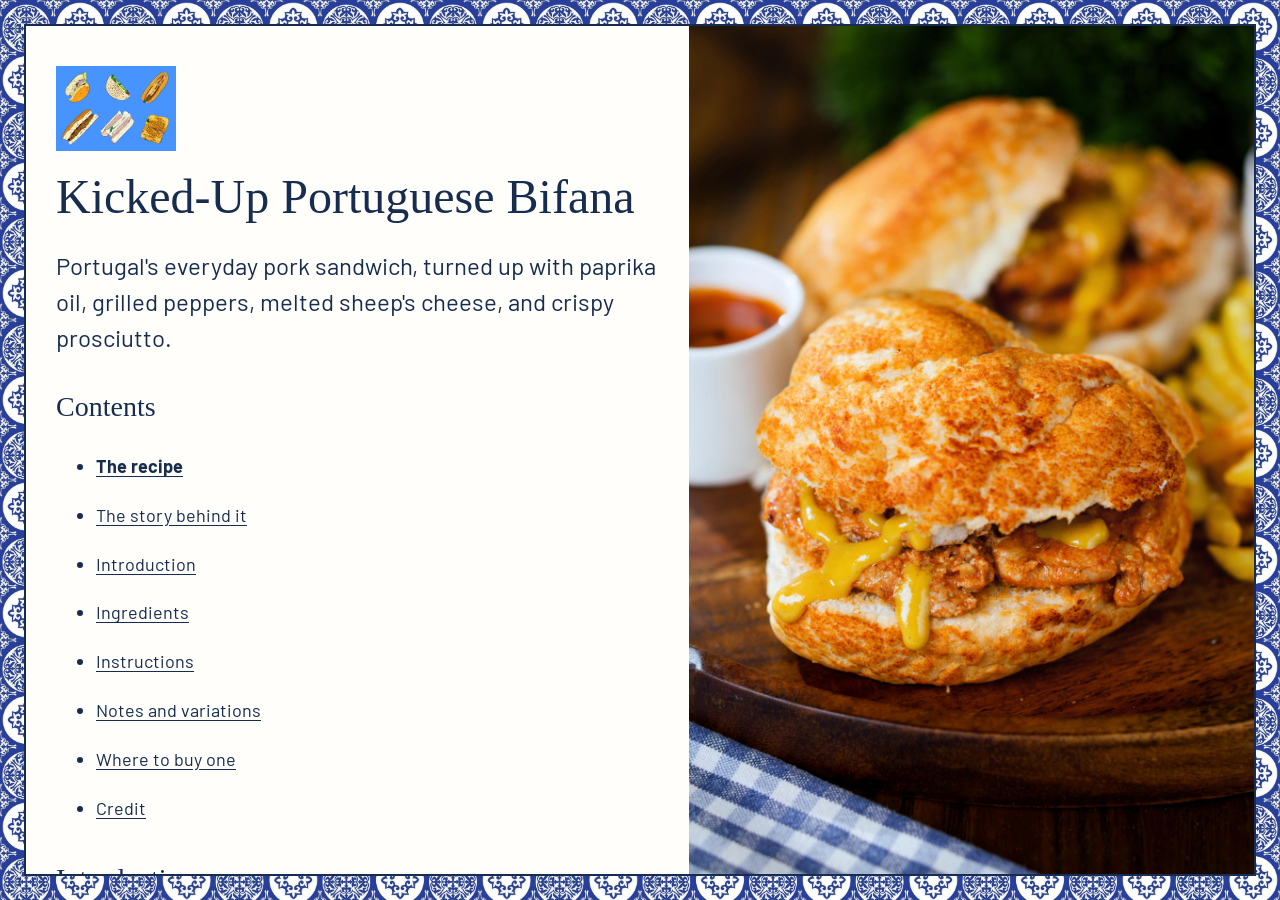
<file: projects/recipe/index.html>
<!doctype html>
<!--
  Made by: Sawyer Nichols
  My site is a digital recipe scrapbook because it collects a bifana recipe,
  its history, and variations in one personal, handmade space.
  My handmade choices: Text on the left, a photo on the right, Agrave Pro titles,
  Barlow body text, an animated GIF, and a repeating Portuguese tile background.
  What I'd add with more time: step-by-step photos of preparing the bifana.
-->
<html lang="en">
  <head>
    <meta charset="utf-8" />
    <meta content="width=device-width, initial-scale=1.0" name="viewport" />
    <title>Kicked-Up Portuguese Bifana</title>

    <link rel="preconnect" href="https://fonts.googleapis.com" />
    <link rel="preconnect" href="https://fonts.gstatic.com" crossorigin />
    <link
      href="https://fonts.googleapis.com/css2?family=Agrave+Pro&amp;family=Barlow:wght@400;600;700&amp;display=swap"
      rel="stylesheet"
    />
    <link href="styles.css" rel="stylesheet" />
  </head>
  <body>
    <a class="skip-link" href="#main-content">Skip to content</a>
    <div class="page-layout">
      <div class="left-column">
        <header>
          <picture class="old-web-decoration">
            <source
              media="(prefers-reduced-motion: reduce)"
              srcset="assets/old-web-still.png"
            />
            <img src="assets/old-web.gif" alt="" width="2400" height="1700" />
          </picture>
          <h1>Kicked-Up Portuguese Bifana</h1>
          <p class="note" id="intro">
            Portugal's everyday pork sandwich, turned up with paprika oil,
            grilled peppers, melted sheep's cheese, and crispy prosciutto.
          </p>
        </header>
        <nav aria-label="Contents">
          <h2>Contents</h2>
          <ul>
            <li><a href="index.html" aria-current="page">The recipe</a></li>
            <li><a href="wiki.html">The story behind it</a></li>
            <li><a href="#introduction">Introduction</a></li>
            <li><a href="#ingredients">Ingredients</a></li>
            <li><a href="#instructions">Instructions</a></li>
            <li><a href="#notes">Notes and variations</a></li>
            <li><a href="#where-to-buy">Where to buy one</a></li>
            <li><a href="#credit">Credit</a></li>
          </ul>
        </nav>
        <main id="main-content">
          <!-- Introduction -->
          <section id="introduction">
            <h2>Introduction</h2>
            <p>
              The bifana is Portugal's everyday pork sandwich: thin slices of
              garlicky marinated pork tucked into a crusty roll, usually with a
              swipe of yellow mustard. This version from Gordon Ramsay's
              <em>Ramsay Around the World</em>
              turns it up with paprika oil, grilled peppers, melted sheep's
              cheese, and crispy prosciutto. Learn more about the
              <a
                href="https://en.wikipedia.org/wiki/Bifana"
                rel="noopener noreferrer"
                target="_blank"
              >
                bifana on Wikipedia
              </a>
              .
            </p>

            <p>
              Makes 1 large sandwich, enough for 2 people. Plan on about 30
              minutes of marinating time (longer is better) plus about 25
              minutes of cooking. You will need a grill or grill pan and a cast
              iron skillet, both running hot at the same time.
            </p>
          </section>
          <!-- Ingredients -->
          <section id="ingredients">
            <h2>Ingredients</h2>
            <p>For the pork marinade:</p>
            <ul>
              <li>1 large boneless pork chop, sliced thin into 3 pieces</li>
              <li>
                3 tablespoons mostarda (Italian mustard fruit preserve;
                whole-grain mustard works in a pinch)
              </li>
              <li>2 cloves garlic, thinly sliced</li>
              <li>¼ cup olive oil</li>
            </ul>
            <p>For the sandwich:</p>
            <ul>
              <li>1 tablespoon smoked paprika</li>
              <li>About ¼ cup olive oil, divided</li>
              <li>
                1 large loaf crusty bread, ends trimmed and sliced in half
                lengthwise
              </li>
              <li>Kosher salt, to taste</li>
              <li>1 large red bell pepper, thickly sliced</li>
              <li>1 red onion, thickly sliced</li>
              <li>2 fresh chiles (ideally 1 red and 1 green), sliced</li>
              <li>½ cup chopped cilantro</li>
              <li>½ lemon</li>
              <li>2 slices prosciutto</li>
              <li>
                1 small ball semi-hard sheep's cheese, sliced ½ inch thick
              </li>
              <li>Yellow mustard, for spreading</li>
              <li>1 handful arugula</li>
            </ul>
          </section>
          <!-- Instructions -->
          <section id="instructions">
            <h2>Instructions</h2>
            <ol>
              <li>
                Place the pork in a bowl and toss with the mostarda, garlic, and
                ¼ cup olive oil. Cover and marinate in the refrigerator for
                <strong>at least 30 minutes</strong>
                , longer if you can.
              </li>
              <li>
                Heat a grill or grill pan over
                <strong>high heat</strong>
                . Set a cast iron skillet on the heat at the same time so both
                are hot when you need them.
              </li>
              <li>
                In a small bowl, mix the smoked paprika with 2 tablespoons of
                olive oil until smooth. Set this paprika oil aside; you will use
                it on the bread and the pork.
              </li>
              <li>
                Brush the cut sides of the bread generously with paprika oil and
                season with salt. Lay the bread cut-side down on the hot grill
                and toast until deeply browned and crispy. This crunchy base
                keeps the sandwich from going soggy.
              </li>
              <li>
                Put the bell pepper, red onion, and chiles in a bowl and season
                with salt. Add 1 tablespoon olive oil to the hot skillet, then
                add the vegetables. Toss, add a little more oil, and keep
                tossing as they brown. Once they are softened and caramelized,
                add the cilantro and a squeeze of lemon juice, toss, and
                transfer to a plate.
              </li>
              <li>
                Lay the marinated pork directly on the hot grill grates and
                season with salt. Brush the pieces all over with paprika oil.
                Flip after about
                <strong>90 seconds</strong>
                , then season again with salt and brush with more paprika oil.
              </li>
              <li>
                Rub the prosciutto slices with olive oil and lay them on the
                grill until crisp, about 1 minute per side.
                <em>Watch them closely</em>
                ; they burn fast.
              </li>
              <li>
                Once the pork is cooked through, stack it with the cheese right
                on the grill: largest pork slice on the bottom, then a slice of
                cheese, then pork, then cheese, then the last pork slice. Cover
                the stack with an upside-down pan so the cheese melts.
              </li>
              <li>
                Spread a thin layer of yellow mustard on the insides of both
                bread halves. Spoon a generous amount of the pepper mixture onto
                the bottom half and lightly season with salt.
              </li>
              <li>
                When the cheese has melted, lift the pork stack off the grill
                and set it on top of the peppers. Top with a handful of arugula,
                then the crispy prosciutto. Add the top half of the bread, press
                down
                <em>gently</em>
                , slice the sandwich in half, and serve right away while the
                cheese is still melty.
              </li>
            </ol>
          </section>
          <!-- Notes -->
          <section id="notes">
            <h2>Notes and variations</h2>
            <ul>
              <li>No mostarda? Whole-grain mustard works in a pinch.</li>
              <li>
                Thirty minutes of marinating is the minimum. A few hours gives
                the pork more garlic and mustard flavor.
              </li>
              <li>
                Keep the grill and the skillet hot at the same time so the
                vegetables, pork, and prosciutto finish together.
              </li>
              <li>
                The prosciutto crisps in about a minute per side and burns fast,
                so stay close.
              </li>
              <li>
                Serve right away. The toasted bread and melted cheese are at
                their best in the first few minutes.
              </li>
            </ul>
          </section>
          <!-- Where to buy -->
          <section id="where-to-buy">
            <h2>Where to buy one</h2>
            <p>
              Don't want to fire up the grill? In Washington,
              <a
                href="https://www.lonelysiren.com/"
                rel="noopener noreferrer"
                target="_blank"
              >
                Lonely Siren
              </a>
              at Pike Place Market in Seattle serves a traditional bifana on
              house-made bread. On the East Coast,
              <a
                href="https://www.timeout.com/time-out-market-new-york/restaurants/mr-bifana"
                rel="noopener noreferrer"
                target="_blank"
              >
                Mr. Bifana
              </a>
              at Time Out Market New York slow-cooks Iberian pork and dips every
              roll in jus.
            </p>
          </section>
          <!-- Credit -->
          <section id="credit">
            <h2>Credit</h2>
            <p>
              Recipe adapted from
              <a
                href="https://www.gordonramsay.com/gr/recipes/portuguesebifana/"
                rel="noopener noreferrer"
                target="_blank"
              >
                Kicked-Up Portuguese Bifana from Ramsay Around The World
              </a>
              on GordonRamsay.com. Quantities for the olive oil and arugula, the
              serving size, and the timing were added to make the recipe easier
              to follow.
            </p>
            <p>
              Sandwich photo:
              <a
                href="https://www.krumpli.co.uk/bifana/"
                target="_blank"
                rel="noopener noreferrer"
              >
                Brian Jones / Krumpli
              </a>
              . Tile background:
              <a
                href="https://static.vecteezy.com/system/resources/previews/077/781/817/non_2x/[base64].jpg"
                target="_blank"
                rel="noopener noreferrer"
              >
                Vecteezy preview
              </a>
              .
              <a
                href="https://substack-post-media.s3.amazonaws.com/public/images/02503bb5-dfe9-4317-8b94-3a944a689b3a_2400x1700.gif"
                target="_blank"
                rel="noopener noreferrer"
              >
                Original GIF
              </a>
              .
            </p>
          </section>
        </main>
        <footer>
          <p>Recipe by Sawyer Nichols, 2026</p>
          <p>
            Coming soon: step-by-step photos of marinating the pork, grilling
            the fillings, and assembling the bifana.
          </p>
        </footer>
      </div>
      <img
        alt="Pork sandwiches with yellow mustard on a wooden board."
        class="hero-image"
        src="Bifana-Pork-Sandwich-4.jpg"
      />
    </div>
  </body>
</html>
</file>
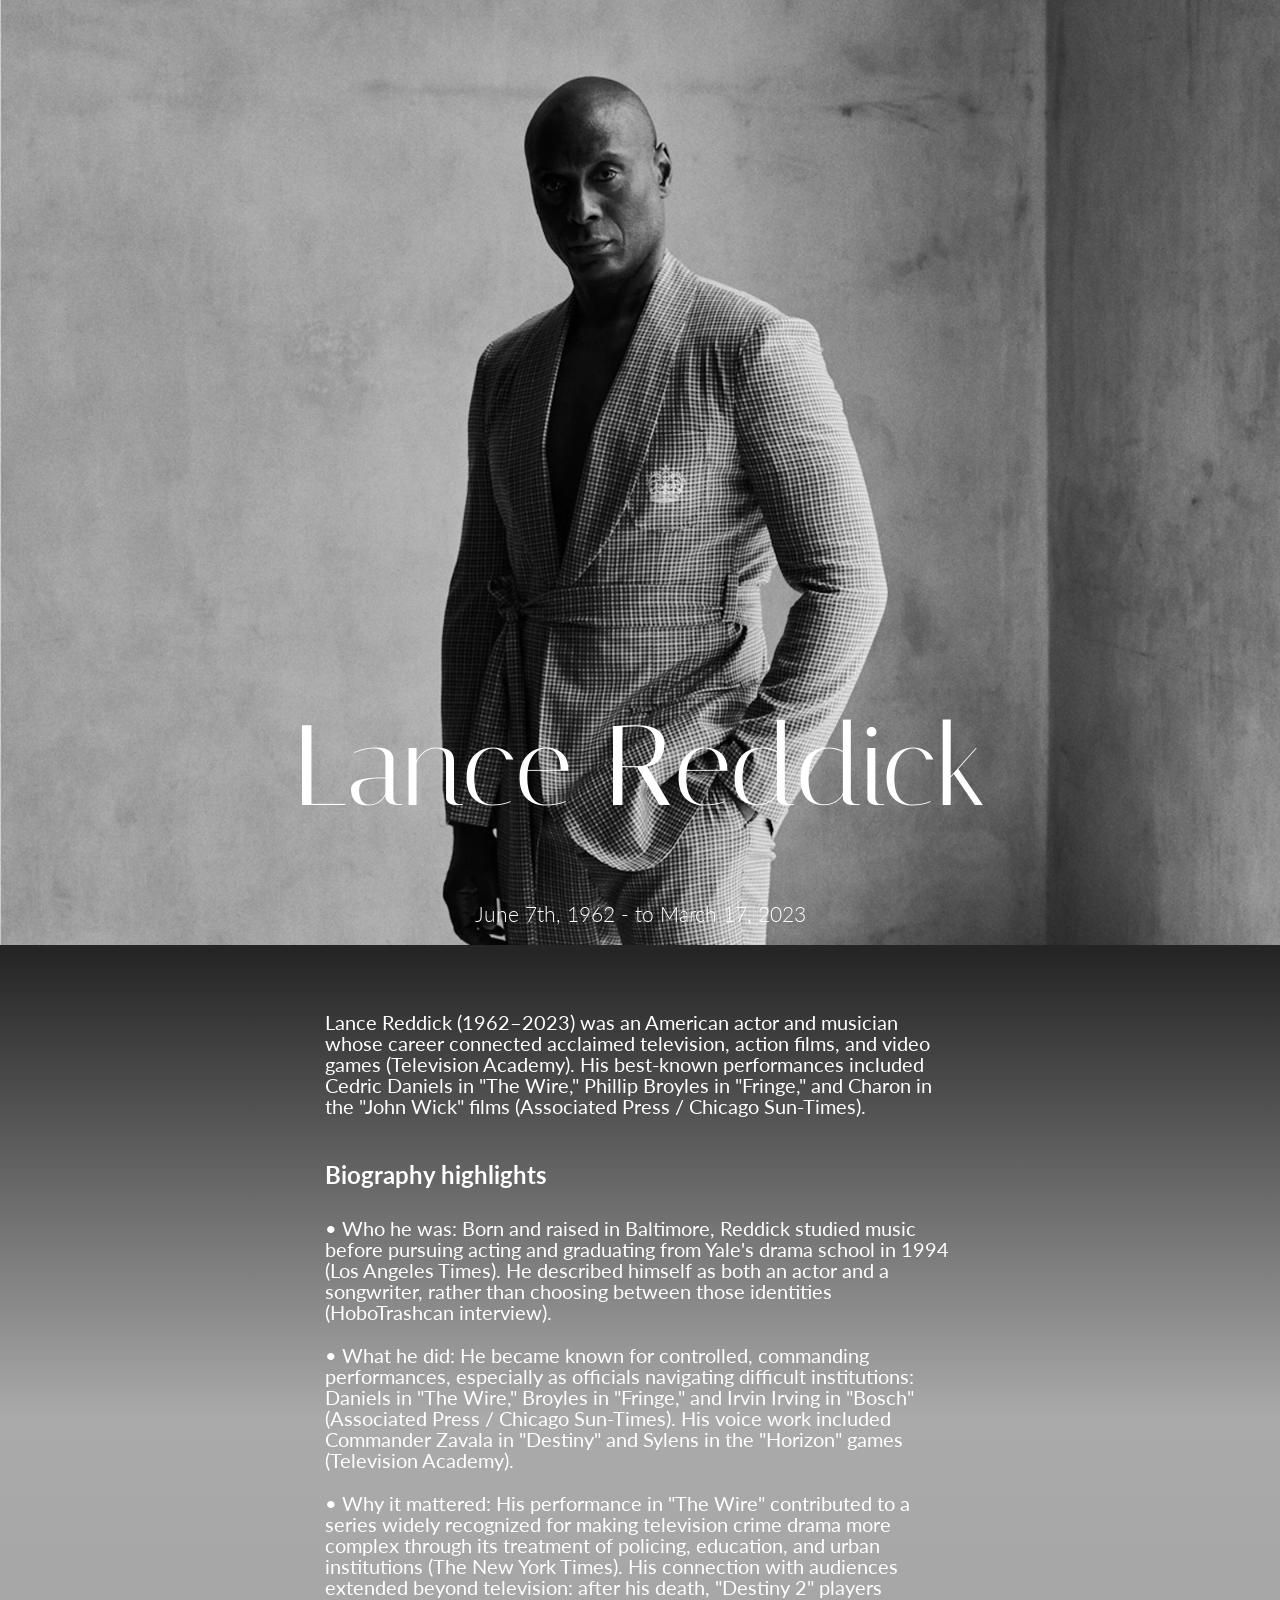
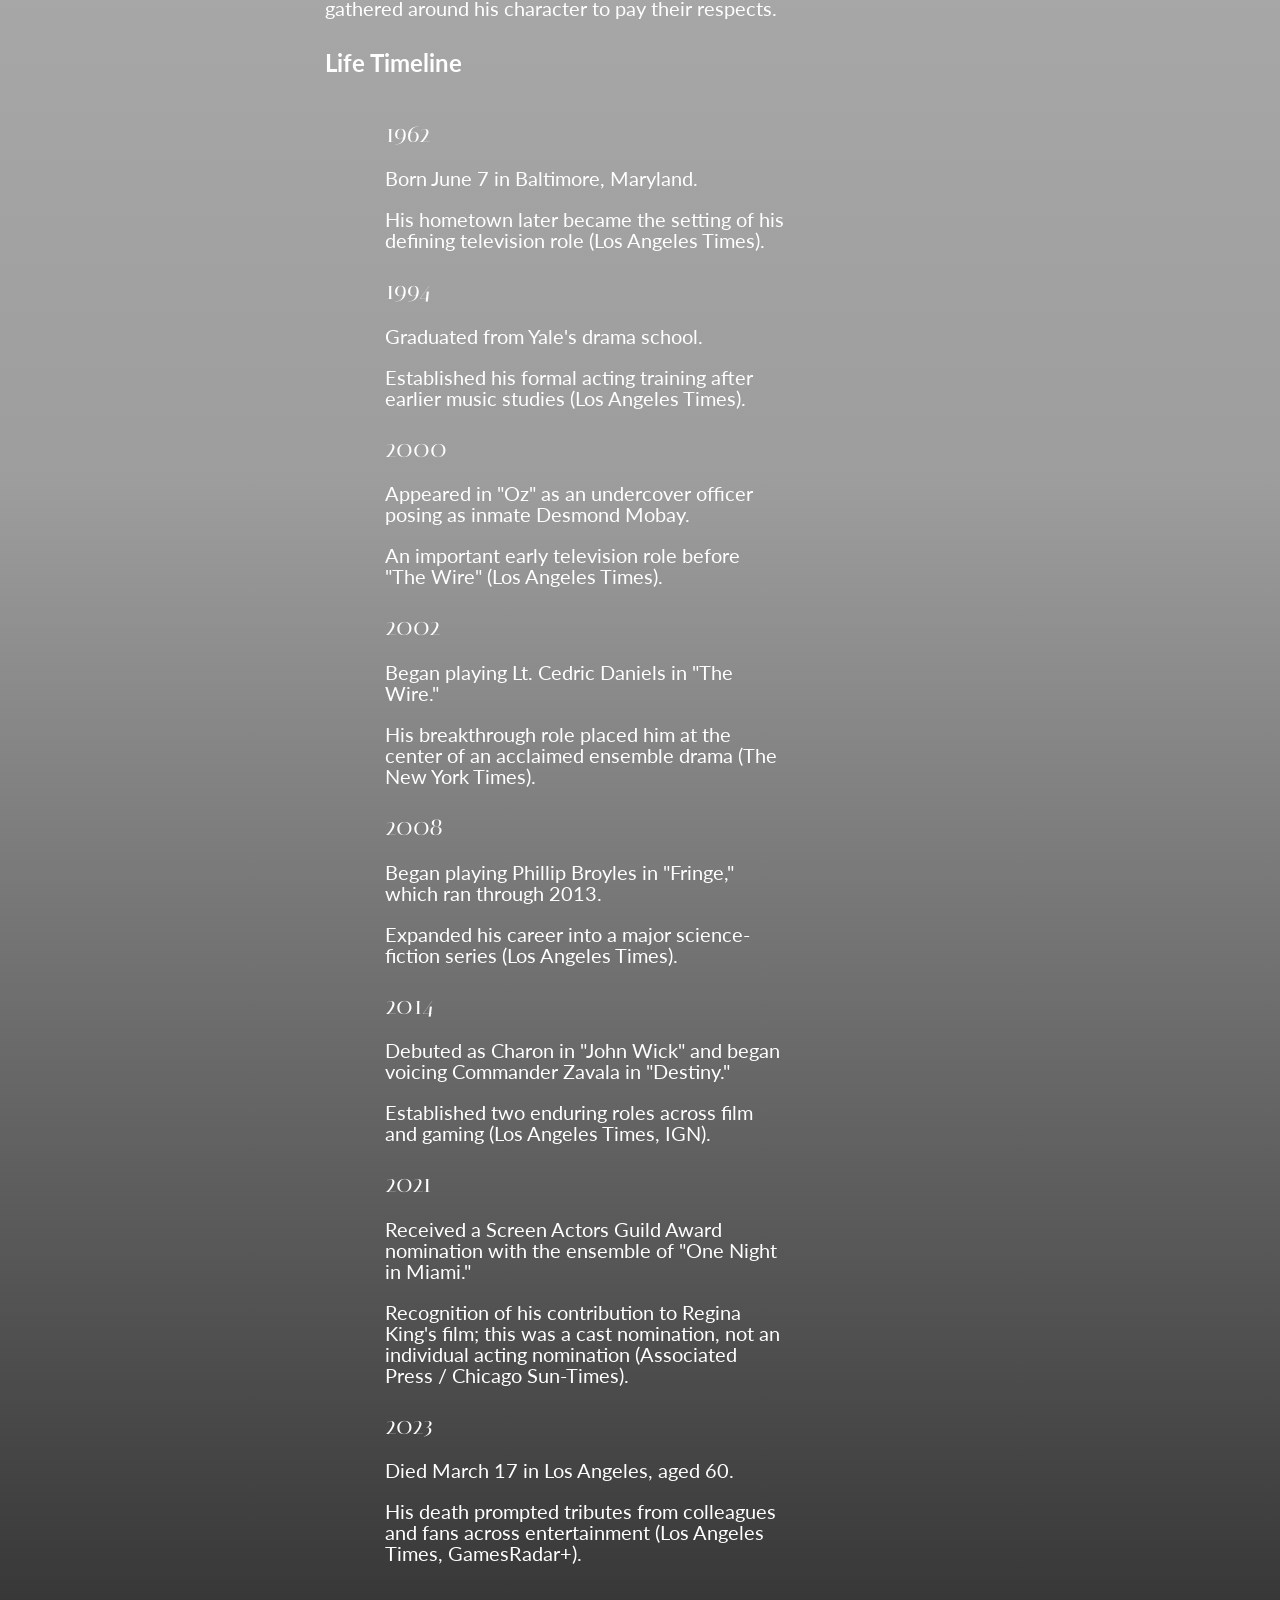
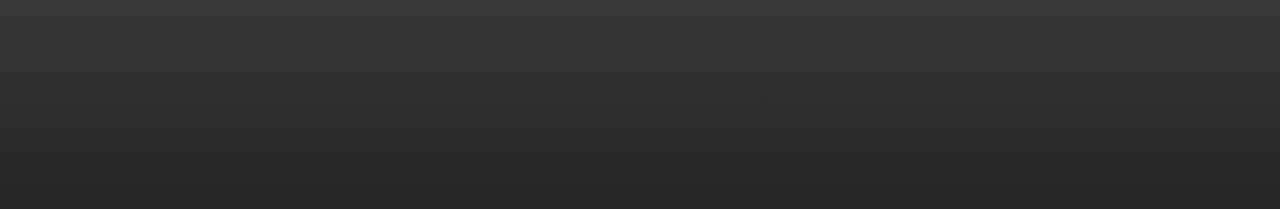
<file: projects/tribute/index.html>
<!DOCTYPE html>
<html lang="en">
<head>
  <meta charset="UTF-8">
  <meta name="viewport" content="width=device-width, initial-scale=1">
  <meta name="description" content="A tribute to Lance Reddick, with biography highlights and a timeline of his life and career.">
  <title>Lance Reddick | A Tribute</title>
  <link rel="preconnect" href="https://fonts.googleapis.com">
  <link rel="preconnect" href="https://fonts.gstatic.com" crossorigin>
  <link href="https://fonts.googleapis.com/css2?family=Italiana&family=Lato:wght@300;400;700&display=swap" rel="stylesheet">
  <link rel="stylesheet" href="./styles.css">
<link rel="icon" type="image/png"
      href="./assets/my-favicon/favicon-96x96.png"
      sizes="96x96">
<link rel="icon" type="image/svg+xml"
      href="./assets/my-favicon/favicon.svg">
<link rel="shortcut icon"
      href="./assets/my-favicon/favicon.ico">
<link rel="apple-touch-icon" sizes="180x180"
      href="./assets/my-favicon/apple-touch-icon.png">
<link rel="manifest"
      href="./assets/my-favicon/site.webmanifest">

</head>
<body>

  <header class="hero">
    <img class="hero__portrait" src="./assets/lance-reddick-portrait.jpg"
      alt="Black-and-white portrait of Lance Reddick wearing a checked blazer."
      width="1920" height="949">
    <div class="hero__title">
      <h1>Lance Reddick</h1>
      <p class="hero__dates">
        <time datetime="1962-06-07">June 7th, 1962</time>
        <span aria-hidden="true"> - </span>
        <span class="visually-hidden">to</span>
        <time datetime="2023-03-17">March 17, 2023</time>
      </p>
    </div>
  </header>

  <main id="biography" class="biography">
    <p class="introduction">Lance Reddick (1962–2023) was an American actor and musician whose career connected acclaimed television, action films, and video games (Television Academy). His best-known performances included Cedric Daniels in "The Wire," Phillip Broyles in "Fringe," and Charon in the "John Wick" films (Associated Press / Chicago Sun-Times).</p>

    <section class="highlights" aria-labelledby="highlights-title">
      <h2 id="highlights-title">Biography highlights</h2>
      <ul>
        <li>Who he was: Born and raised in Baltimore, Reddick studied music before pursuing acting and graduating from Yale's drama school in 1994 (Los Angeles Times). He described himself as both an actor and a songwriter, rather than choosing between those identities (HoboTrashcan interview).</li>
        <li>What he did: He became known for controlled, commanding performances, especially as officials navigating difficult institutions: Daniels in "The Wire," Broyles in "Fringe," and Irvin Irving in "Bosch" (Associated Press / Chicago Sun-Times). His voice work included Commander Zavala in "Destiny" and Sylens in the "Horizon" games (Television Academy).</li>
        <li>Why it mattered: His performance in "The Wire" contributed to a series widely recognized for making television crime drama more complex through its treatment of policing, education, and urban institutions (The New York Times). His connection with audiences extended beyond television: after his death, "Destiny 2" players gathered around his character to pay their respects.</li>
      </ul>
    </section>

    <section class="timeline" aria-labelledby="timeline-title">
      <h2 id="timeline-title">Life Timeline</h2>
      <ol class="timeline__list">
        <li class="timeline__event">
          <h3><time datetime="1962">1962</time></h3>
          <p>Born June 7 in Baltimore, Maryland.</p>
          <p>His hometown later became the setting of his defining television role (Los Angeles Times).</p>
        </li>
        <li class="timeline__event">
          <h3><time datetime="1994">1994</time></h3>
          <p>Graduated from Yale's drama school.</p>
          <p>Established his formal acting training after earlier music studies (Los Angeles Times).</p>
        </li>
        <li class="timeline__event">
          <h3><time datetime="2000">2000</time></h3>
          <p>Appeared in "Oz" as an undercover officer posing as inmate Desmond Mobay.</p>
          <p>An important early television role before "The Wire" (Los Angeles Times).</p>
        </li>
        <li class="timeline__event">
          <h3><time datetime="2002">2002</time></h3>
          <p>Began playing Lt. Cedric Daniels in "The Wire."</p>
          <p>His breakthrough role placed him at the center of an acclaimed ensemble drama (The New York Times).</p>
        </li>
        <li class="timeline__event">
          <h3><time datetime="2008">2008</time></h3>
          <p>Began playing Phillip Broyles in "Fringe," which ran through 2013.</p>
          <p>Expanded his career into a major science-fiction series (Los Angeles Times).</p>
        </li>
        <li class="timeline__event">
          <h3><time datetime="2014">2014</time></h3>
          <p>Debuted as Charon in "John Wick" and began voicing Commander Zavala in "Destiny."</p>
          <p>Established two enduring roles across film and gaming (Los Angeles Times, IGN).</p>
        </li>
        <li class="timeline__event">
          <h3><time datetime="2021">2021</time></h3>
          <p>Received a Screen Actors Guild Award nomination with the ensemble of "One Night in Miami."</p>
          <p>Recognition of his contribution to Regina King's film; this was a cast nomination, not an individual acting nomination (Associated Press / Chicago Sun-Times).</p>
        </li>
        <li class="timeline__event">
          <h3><time datetime="2023">2023</time></h3>
          <p>Died March 17 in Los Angeles, aged 60.</p>
          <p>His death prompted tributes from colleagues and fans across entertainment (Los Angeles Times, GamesRadar+).</p>
        </li>
      </ol>
    </section>
  </main>
</body>
</html>
</file>
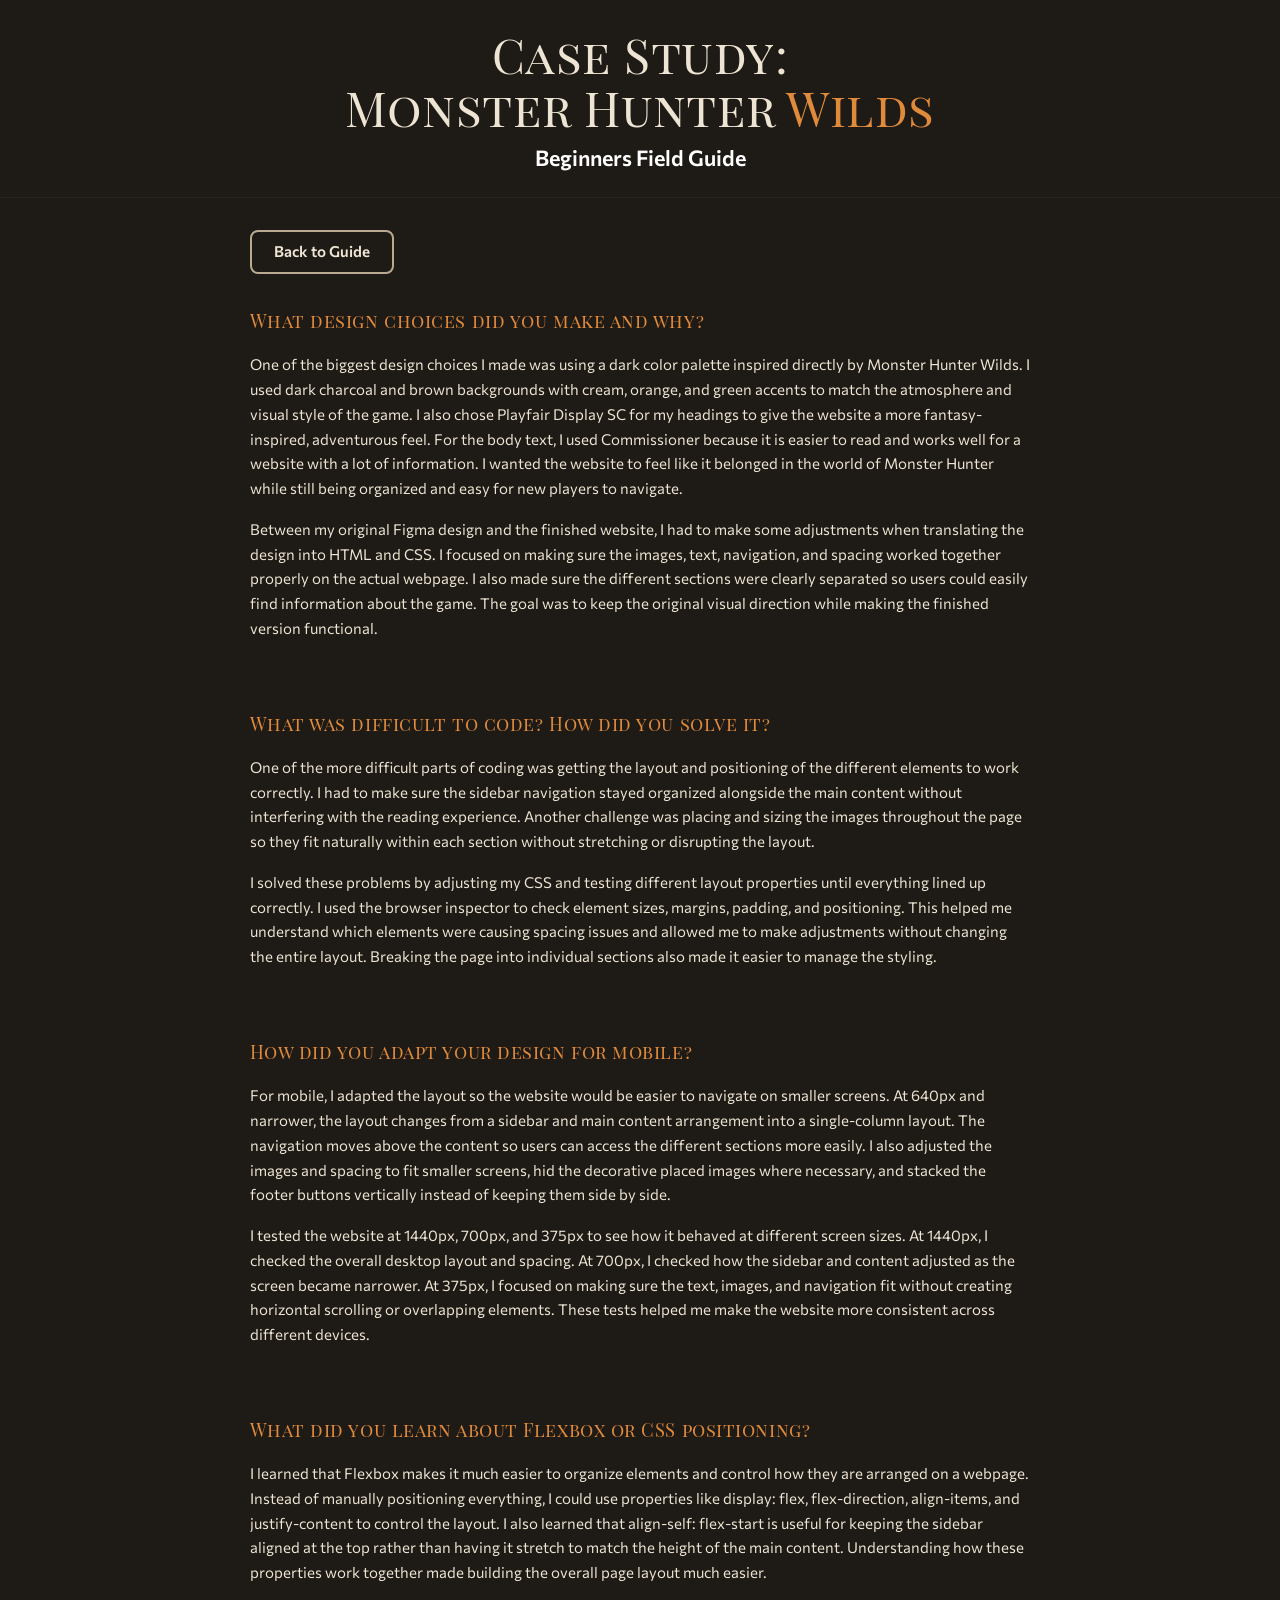
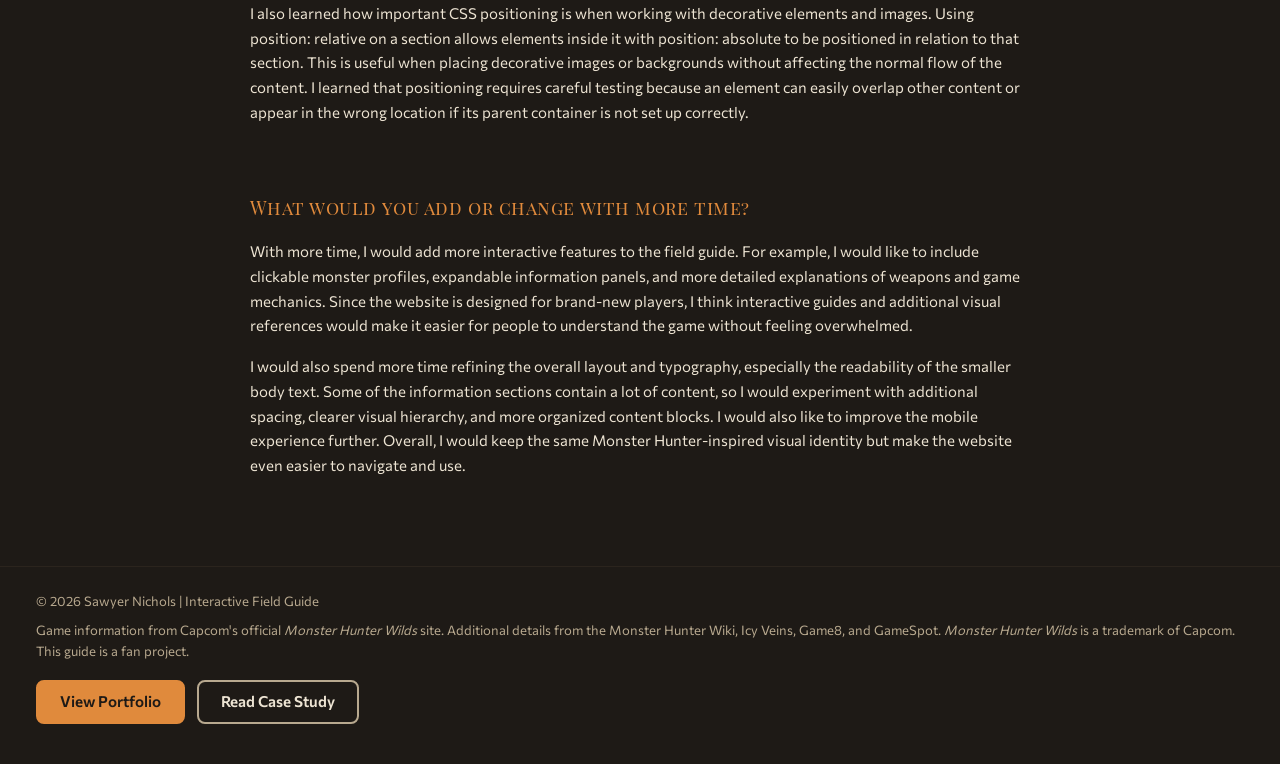
<file: projects/field-guide/case-study.html>
<!doctype html>
<html lang="en">
  <head>
    <meta charset="UTF-8" />
    <meta name="viewport" content="width=device-width, initial-scale=1" />
    <title>Case Study: Monster Hunter Wilds Beginners Field Guide</title>
    <link rel="preconnect" href="https://fonts.googleapis.com" />
    <link rel="preconnect" href="https://fonts.gstatic.com" crossorigin />
    <link
      href="https://fonts.googleapis.com/css2?family=Commissioner:wght@300..800&family=Playfair+Display+SC:wght@400;700&display=swap"
      rel="stylesheet"
    />
    <link rel="stylesheet" href="style.css" />
  </head>
  <body>
    <header class="site-header">
      <h1 class="site-title">
        Case Study:
        <br />
        Monster Hunter
        <span class="accent">Wilds</span>
      </h1>
      <p class="site-subtitle">Beginners Field Guide</p>
    </header>

    <main class="case-study">
      <p class="back-link">
        <a class="button button-outline" href="index.html">Back to Guide</a>
      </p>

      <section id="Design_Decisions" class="main-section">
        <header>
          <h2 class="section-heading">
            What design choices did you make and why?
          </h2>
        </header>
        <p>
          One of the biggest design choices I made was using a dark color
          palette inspired directly by Monster Hunter Wilds. I used dark
          charcoal and brown backgrounds with cream, orange, and green accents
          to match the atmosphere and visual style of the game. I also chose
          Playfair Display SC for my headings to give the website a more
          fantasy-inspired, adventurous feel. For the body text, I used
          Commissioner because it is easier to read and works well for a website
          with a lot of information. I wanted the website to feel like it
          belonged in the world of Monster Hunter while still being organized
          and easy for new players to navigate.
        </p>
        <p>
          Between my original Figma design and the finished website, I had to
          make some adjustments when translating the design into HTML and CSS. I
          focused on making sure the images, text, navigation, and spacing
          worked together properly on the actual webpage. I also made sure the
          different sections were clearly separated so users could easily find
          information about the game. The goal was to keep the original visual
          direction while making the finished version functional.
        </p>
      </section>

      <section id="Technical_Challenges" class="main-section">
        <header>
          <h2 class="section-heading">
            What was difficult to code? How did you solve it?
          </h2>
        </header>
        <p>
          One of the more difficult parts of coding was getting the layout and
          positioning of the different elements to work correctly. I had to make
          sure the sidebar navigation stayed organized alongside the main
          content without interfering with the reading experience. Another
          challenge was placing and sizing the images throughout the page so
          they fit naturally within each section without stretching or
          disrupting the layout.
        </p>
        <p>
          I solved these problems by adjusting my CSS and testing different
          layout properties until everything lined up correctly. I used the
          browser inspector to check element sizes, margins, padding, and
          positioning. This helped me understand which elements were causing
          spacing issues and allowed me to make adjustments without changing the
          entire layout. Breaking the page into individual sections also made it
          easier to manage the styling.
        </p>
      </section>

      <section id="Responsive_Strategy" class="main-section">
        <header>
          <h2 class="section-heading">
            How did you adapt your design for mobile?
          </h2>
        </header>
        <p>
          For mobile, I adapted the layout so the website would be easier to
          navigate on smaller screens. At 640px and narrower, the layout changes
          from a sidebar and main content arrangement into a single-column
          layout. The navigation moves above the content so users can access the
          different sections more easily. I also adjusted the images and spacing
          to fit smaller screens, hid the decorative placed images where
          necessary, and stacked the footer buttons vertically instead of
          keeping them side by side.
        </p>
        <p>
          I tested the website at 1440px, 700px, and 375px to see how it behaved
          at different screen sizes. At 1440px, I checked the overall desktop
          layout and spacing. At 700px, I checked how the sidebar and content
          adjusted as the screen became narrower. At 375px, I focused on making
          sure the text, images, and navigation fit without creating horizontal
          scrolling or overlapping elements. These tests helped me make the
          website more consistent across different devices.
        </p>
      </section>

      <section id="Learning_Moments" class="main-section">
        <header>
          <h2 class="section-heading">
            What did you learn about Flexbox or CSS positioning?
          </h2>
        </header>
        <p>
          I learned that Flexbox makes it much easier to organize elements and
          control how they are arranged on a webpage. Instead of manually
          positioning everything, I could use properties like display: flex,
          flex-direction, align-items, and justify-content to control the
          layout. I also learned that align-self: flex-start is useful for
          keeping the sidebar aligned at the top rather than having it stretch
          to match the height of the main content. Understanding how these
          properties work together made building the overall page layout much
          easier.
        </p>
        <p>
          I also learned how important CSS positioning is when working with
          decorative elements and images. Using position: relative on a section
          allows elements inside it with position: absolute to be positioned in
          relation to that section. This is useful when placing decorative
          images or backgrounds without affecting the normal flow of the
          content. I learned that positioning requires careful testing because
          an element can easily overlap other content or appear in the wrong
          location if its parent container is not set up correctly.
        </p>
      </section>

      <section id="Future_Improvements" class="main-section">
        <header>
          <h2 class="section-heading">
            What would you add or change with more time?
          </h2>
        </header>
        <p>
          With more time, I would add more interactive features to the field
          guide. For example, I would like to include clickable monster
          profiles, expandable information panels, and more detailed
          explanations of weapons and game mechanics. Since the website is
          designed for brand-new players, I think interactive guides and
          additional visual references would make it easier for people to
          understand the game without feeling overwhelmed.
        </p>
        <p>
          I would also spend more time refining the overall layout and
          typography, especially the readability of the smaller body text. Some
          of the information sections contain a lot of content, so I would
          experiment with additional spacing, clearer visual hierarchy, and more
          organized content blocks. I would also like to improve the mobile
          experience further. Overall, I would keep the same Monster
          Hunter-inspired visual identity but make the website even easier to
          navigate and use.
        </p>
      </section>
    </main>

    <footer class="site-footer">
      <p>© 2026 Sawyer Nichols | Interactive Field Guide</p>
      <p>
        Game information from Capcom's official
        <em>Monster Hunter Wilds</em>
        site. Additional details from the Monster Hunter Wiki, Icy Veins, Game8,
        and GameSpot.
        <em>Monster Hunter Wilds</em>
        is a trademark of Capcom. This guide is a fan project.
      </p>
      <div class="footer-buttons">
        <!-- TODO: replace this address with your portfolio (or your deployed homepage) -->
        <a
          class="button"
          href="https://settled-dawn-aardvark.codepen.app/"
          target="_blank"
          rel="noopener noreferrer"
        >
          View Portfolio
        </a>
        <a
          class="button button-outline"
          href="case-study.html"
          aria-current="page"
        >
          Read Case Study
        </a>
      </div>
    </footer>
  </body>
</html>
</file>
<file: css/styles.css>
body {
  font-family: "STIX Two Text", serif;
  font-optical-sizing: auto;
  font-weight: 400;
  font-style: normal;
}

h1 {
  color: #2a2b22;
  font-family: "STIX Two Text", serif;
  font-optical-sizing: auto;
  font-weight: 700;
  font-style: normal;
}

h2 {
  color: #3d5473;
  font-family: "STIX Two Text", bold;
  font-optical-sizing: auto;
  font-weight: 700;
  font-style: normal;
}

p {
  color: #333333;
  font-family: "Prompt", sans-serif;
  font-weight: 400;
  font-style: normal;
}

img {
  width: 100%;
  height: auto;
}

ul {
  font-family: "Prompt", sans-serif;
  font-weight: 400;
  font-style: normal;
}

/* Center Contents, About, weeks, Toolkit, and Resources */
nav,
main {
  text-align: center;
}

/* Remove list indentation and center bullets with the text */
nav ul,
main ul,
main ol {
  padding-inline-start: 0;
  list-style-position: inside;
}

/* Keep highlights short and center each highlighted item */
.done {
  background-color: #c8dfea;
  width: fit-content;
  margin-left: auto;
  margin-right: auto;
}

header {
  text-align: center;
}

li {
  list-style-type: square;
}

main > ol > li {
  font-size: 19px;
  font-weight: 700;
  margin-bottom: 24px;
}

main > ol > li > ul {
  font-size: 16px;
  font-weight: 400;
  margin-top: 10px;
}

header,
nav,
main,
footer {
  background-color: white;
}

/* Prevents a gap between image and text*/
main {
  padding-bottom: 24px;
}

.image-reveal {
  height: 80vh;
  background-image: url("../images/Jaguar.jpg");
  background-size: cover;
  background-position: center;
  background-repeat: no-repeat;
  background-attachment: fixed;
}

/* Leave room for the fixed title bar */
body {
  padding-top: 130px;
}

#toolkit,
#resources,
footer {
  text-align: center;
}

#toolkit ul,
#resources ul {
  padding-inline-start: 0;
  list-style-position: inside;
}

.top-bar {
  position: fixed;
  top: 0;
  left: 0;
  right: 0;
  z-index: 1000;
  box-sizing: border-box;
  padding: 16px 20px;
  text-align: center;
  background-color: rgb(255 255 255 / 75%);
}

.top-bar h1 {
  margin: 0 0 8px;
  font-size: clamp(22px, 4vw, 32px);
}

.top-bar p {
  margin: 0;
}

/* Keep section links from landing behind the bar */
html {
  scroll-padding-top: 130px;
}
</file>
<file: projects/field-guide/style.css>
/* MONSTER HUNTER WILDS: BEGINNERS FIELD GUIDE
   style.css (linked from index.html and case-study.html)

   DESIGN NOTES (from the Figma file)

   FONTS
   - Playfair Display SC, weight 400: the title, the sidebar
     heading and the section headings
   - Commissioner, weight 400: body text
   - Commissioner, weight 600: the subtitle and the buttons
   - System monospace, weights 400 and 700: code blocks and the
     region table (700 for the title line and the table header)

   TYPE SCALE (1rem = 16px)
   - Title: 48px, 40px at 1200px wide and narrower, 32px at 800px
     and narrower, 26px at 640px and narrower
   - Section headings: 18px (24px at 375px wide)
   - Body: 15px
   - Also: subtitle 22px, code 14px, footer 13px

   COLORS (every hex code is written once, in :root)
   --cream      #ede4d3  body text and headings
   --green      #6fae5b  links and list markers
   --orange     #e08a3c  accent: section headings, primary button
   --tan        #b8a98f  footer text
   --white      #ffffff  subtitle, code block titles
   --bg         #1e1a16  page background
   --panel      #2b241d  sidebar and figure background
   --mhw-olive       #8f9a35  highlight panel glow
   --mhw-olive-glow  #b9c44d  highlight panel glow, bright end

   SPACING
   - Inside a section: 8px top and bottom
   - Between sections: 36px
   - Page container: 32px top, 36px sides (16px sides at 375px)
   - Sidebar and content: 76px apart, then 56px (1200px and
     narrower), 40px (1000px) and 24px (800px)
   - Highlight panels: 18px top, 22px sides

   PLACED IMAGES
   - All five sections have one (bg-image-3.png)
   - It sits in the top right corner of its section, 8px down and
     64px past the right edge, behind the text
   - Hidden at 640px wide and narrower */

:root {
  --cream: #ede4d3;
  --green: #6fae5b;
  --orange: #e08a3c;
  --tan: #b8a98f;
  --white: #ffffff;
  --bg: #1e1a16;
  --panel: #2b241d;

  --mhw-olive: #8f9a35;
  --mhw-olive-glow: #b9c44d;
  --mhw-line: rgba(196, 186, 92, 0.55);
  --mhw-edge: rgba(237, 228, 211, 0.38);

  --font-display: "Playfair Display SC", Georgia, serif;
  --font-body: "Commissioner", system-ui, -apple-system, "Segoe UI", sans-serif;
  --font-mono: ui-monospace, "SFMono-Regular", Menlo, Consolas, monospace;

  --sidebar-width: 300px;
  --content-width: 853px;
  --gap: 76px;
}

*,
*::before,
*::after {
  box-sizing: border-box;
}

body {
  margin: 0;
  background-color: var(--bg);
  color: var(--cream);
  font-family: var(--font-body);
  font-size: 15px;
  line-height: 1.65;
  -webkit-font-smoothing: antialiased;
  overflow-x: hidden;
}

body::before {
  content: "";
  position: fixed;
  inset: 0;
  z-index: -1;
  pointer-events: none;
}

.site-header {
  background: var(--bg);
  border-bottom: 1px solid var(--panel);
  text-align: center;
  padding: 28px 24px 22px;
  position: relative;
}

.menu-toggle {
  display: none;
}

.heading-mobile {
  display: none;
}

.site-title {
  margin: 0;
  font-family: var(--font-display);
  font-weight: 400;
  font-size: 3rem;
  line-height: 1.1;
  letter-spacing: 0.01em;
  color: var(--cream);
}

.site-title .accent {
  color: var(--orange);
}

.site-subtitle {
  margin: 6px 0 0;
  font-weight: 600;
  font-size: 1.35rem;
  color: var(--white);
}

.layout {
  display: flex;
  gap: var(--gap);
  justify-content: center;
  max-width: 1440px;
  margin: 0 auto;
  padding: 32px 36px 0;
}

.content {
  flex: 1;
  min-width: 0;
  max-width: var(--content-width);
}

.sidebar {
  flex-shrink: 0;
  width: var(--sidebar-width);
  position: sticky;
  top: 24px;
  align-self: flex-start;
  background: var(--panel);
  border: 1px solid rgba(184, 169, 143, 0.18);
  border-radius: 14px;
  padding: 24px 24px 26px;
}

.sidebar-heading {
  margin: 0 0 14px;
  font-family: var(--font-display);
  font-weight: 400;
  font-size: 1.15rem;
  letter-spacing: 0.02em;
  color: var(--cream);
}

.sidebar-links {
  margin: 0;
  padding: 0 0 0 1.4em;
  list-style: decimal;
  color: var(--green);
}

.sidebar-links li {
  padding: 5px 0;
  font-size: 0.92rem;
}

.sidebar-links li::marker {
  color: var(--green);
}

.nav-link {
  color: var(--green);
  text-decoration: none;
  transition: color 0.15s ease;
}

.nav-link:hover,
.nav-link:focus-visible {
  color: var(--cream);
  text-decoration: underline;
  text-underline-offset: 3px;
}

.main-section {
  position: relative;
  padding: 8px 0;
  margin-bottom: 36px;
  scroll-margin-top: 24px;
}

.section-heading {
  margin: 0 0 16px;
  font-family: var(--font-display);
  font-weight: 400;
  font-size: 1.15rem;
  letter-spacing: 0.03em;
  color: var(--orange);
}

.main-section p {
  margin: 0 0 16px;
}

.main-section ul {
  margin: 0 0 16px;
  padding-left: 1.4em;
}

.main-section li {
  padding: 2px 0;
}

.main-section li::marker {
  color: var(--green);
}

.highlight {
  position: relative;
  margin: 26px 0;
  padding: 18px 22px 16px;
  background: linear-gradient(
    180deg,
    rgba(50, 47, 31, 0.93),
    rgba(31, 29, 20, 0.93)
  );
  border: 1px solid var(--mhw-edge);
  border-radius: 6px;
  box-shadow:
    0 10px 24px rgba(0, 0, 0, 0.5),
    inset 0 0 0 1px rgba(0, 0, 0, 0.55),
    inset 0 0 44px rgba(143, 154, 53, 0.07);
  overflow: hidden;
}

.highlight::before {
  content: "";
  position: absolute;
  inset: 0 0 auto 0;
  height: 3px;
  background: linear-gradient(
    90deg,
    transparent,
    var(--mhw-olive-glow) 20%,
    var(--mhw-olive) 80%,
    transparent
  );
  opacity: 0.85;
  pointer-events: none;
}

pre.highlight {
  font-family: var(--font-mono);
  font-size: 0.9rem;
  line-height: 1.6;
  color: var(--cream);
  white-space: pre-wrap;
  overflow-wrap: anywhere;
}

.highlight code {
  font: inherit;
}

.highlight strong {
  font-weight: 700;
  color: var(--white);
}

.region-table {
  width: 100%;
  border-collapse: collapse;
  font-family: var(--font-mono);
  font-size: 0.9rem;
  line-height: 1.6;
  color: var(--cream);
}

.region-table th,
.region-table td {
  padding: 4px 22px 4px 0;
  text-align: left;
}

.region-table thead th {
  font-weight: 700;
  color: var(--white);
  border-bottom: 1px solid var(--mhw-line);
}

.figure {
  margin: 28px 0 0;
  width: 100%;
  max-width: 853px;
  aspect-ratio: 853 / 434;
  background: linear-gradient(
    135deg,
    var(--panel),
    rgba(184, 169, 143, 0.16) 60%,
    var(--panel)
  );
  border: 1px solid rgba(184, 169, 143, 0.2);
  overflow: hidden;
}

.figure img {
  display: block;
  width: 100%;
  height: 100%;
  object-fit: cover;
}

.placed-image {
  position: absolute;
  z-index: -1;
  top: 8px;
  right: -64px;
  width: 400px;
  opacity: 1;
  pointer-events: none;
}

.placed-image img {
  display: block;
  width: 100%;
  height: auto;
}

.site-footer {
  max-width: 1440px;
  margin: 64px auto 0;
  padding: 24px 36px 40px;
  border-top: 1px solid var(--panel);
  font-size: 0.82rem;
  line-height: 1.6;
  color: var(--tan);
}

.site-footer p {
  margin: 0 0 8px;
}

.footer-buttons {
  display: flex;
  gap: 12px;
  margin-top: 18px;
}

.button {
  display: inline-block;
  padding: 10px 22px;
  font-family: var(--font-body);
  font-weight: 600;
  font-size: 0.95rem;
  line-height: 1.3;
  text-align: center;
  text-decoration: none;
  color: var(--bg);
  background: var(--orange);
  border: 2px solid var(--orange);
  border-radius: 8px;
  transition:
    background-color 0.15s ease,
    border-color 0.15s ease,
    color 0.15s ease;
}

.button:hover,
.button:focus-visible {
  background: var(--cream);
  border-color: var(--cream);
}

.button:focus-visible {
  outline: 2px solid var(--green);
  outline-offset: 2px;
}

.button-outline {
  color: var(--cream);
  background: transparent;
  border-color: var(--tan);
}

.button-outline:hover,
.button-outline:focus-visible {
  color: var(--bg);
}

.case-study {
  max-width: var(--content-width);
  margin: 0 auto;
  padding: 32px 36px 0;
}

.back-link {
  margin: 0 0 24px;
}

@media (max-width: 1200px) {
  :root {
    --gap: 56px;
  }

  .site-title {
    font-size: 2.5rem;
  }

  .placed-image {
    width: 330px;
  }
}

@media (max-width: 1000px) {
  :root {
    --gap: 40px;
  }

  .placed-image {
    width: 280px;
  }
}

@media (max-width: 800px) {
  :root {
    --gap: 24px;
  }

  .site-title {
    font-size: 2rem;
  }

  .placed-image {
    width: 220px;
  }
}

@media (max-width: 640px) {
  .site-header {
    padding: 60px 12px 18px;
  }

  .menu-toggle {
    position: absolute;
    top: 8px;
    right: 12px;
    z-index: 30;
    display: flex;
    flex-direction: column;
    justify-content: center;
    align-items: center;
    gap: 6px;
    width: 44px;
    height: 44px;
    padding: 0;
    background: transparent;
    border: 0;
    border-radius: 8px;
    cursor: pointer;
    -webkit-tap-highlight-color: transparent;
  }

  .menu-toggle:focus-visible {
    outline: 2px solid var(--green);
    outline-offset: 2px;
  }

  .menu-toggle-bar {
    display: block;
    width: 28px;
    height: 3px;
    background: var(--white);
    border-radius: 2px;
    transition:
      transform 0.2s ease,
      opacity 0.2s ease;
  }

  .menu-toggle.is-open .menu-toggle-bar:nth-child(1) {
    transform: translateY(9px) rotate(45deg);
  }

  .menu-toggle.is-open .menu-toggle-bar:nth-child(2) {
    opacity: 0;
  }

  .menu-toggle.is-open .menu-toggle-bar:nth-child(3) {
    transform: translateY(-9px) rotate(-45deg);
  }

  .heading-desktop {
    display: none;
  }

  .heading-mobile {
    display: inline;
  }

  .site-title {
    font-size: 1.6rem;
    white-space: nowrap;
  }

  .site-subtitle {
    font-size: 1rem;
  }

  .layout {
    flex-direction: column;
    padding: 24px 16px 0;
  }

  .sidebar {
    position: absolute;
    top: 64px;
    right: 16px;
    z-index: 20;
    width: min(300px, calc(100vw - 32px));
    align-self: auto;
    padding: 18px 20px 12px;
    border-radius: 6px;
    box-shadow: 0 14px 30px rgba(0, 0, 0, 0.6);
    opacity: 0;
    visibility: hidden;
    transform: translateY(-8px);
    transition:
      opacity 0.18s ease,
      transform 0.18s ease,
      visibility 0s linear 0.18s;
  }

  .sidebar.is-open {
    opacity: 1;
    visibility: visible;
    transform: translateY(0);
    transition-delay: 0s;
  }

  .sidebar-heading {
    margin-bottom: 6px;
    font-size: 1.05rem;
    text-align: center;
  }

  .sidebar-links {
    padding: 0;
    list-style: none;
    counter-reset: nav;
    text-align: center;
  }

  .sidebar-links li {
    padding: 0;
    font-size: 0.95rem;
  }

  .nav-link {
    display: block;
    padding: 10px 0;
  }

  .nav-link::before {
    counter-increment: nav;
    content: counter(nav) ". ";
  }

  .main-section {
    margin-bottom: 28px;
    scroll-margin-top: 16px;
  }

  .section-heading {
    font-size: 1.5rem;
    line-height: 1.25;
  }

  .figure {
    margin-top: 22px;
  }

  .highlight {
    padding: 14px 14px 12px;
  }

  .region-table th,
  .region-table td {
    padding-right: 14px;
  }

  .case-study {
    padding: 24px 16px 0;
  }

  .site-footer {
    margin-top: 40px;
    padding: 24px 16px 32px;
  }

  .footer-buttons {
    flex-direction: column;
  }

  .placed-image {
    display: none;
  }
}

@media (max-width: 360px) {
  .site-title {
    font-size: 1.4rem;
  }
}
</file>
<file: projects/recipe/styles.css>
* {
  box-sizing: border-box;
}

body {
  margin: 0;
  padding: 24px;
  font-family: "Barlow", sans-serif;
  color: #172d4f;
  background-color: #163b7b;
  background-image: url("assets/azulejo-tiles.jpg");
  background-repeat: repeat;
  background-size: 320px auto;
}

.page-layout {
  display: grid;
  grid-template-columns: 54fr 46fr;
  height: calc(100vh - 48px);
  border: 2px solid #172d4f;
  background: #fffefa;
}

.left-column {
  padding: 40px 30px;
  overflow-y: auto;
  min-width: 0;
}

.hero-image {
  display: block;
  width: 100%;
  height: calc(100vh - 52px);
  object-fit: cover;
}

h1,
h2 {
  font-family: "Agrave Pro", Georgia, serif;
  font-weight: normal;
}

h1 {
  margin: 0 0 20px;
  font-size: 3rem;
  line-height: 1.1;
}

h2 {
  font-size: 1.75rem;
}

#intro {
  font-size: 24px;
  line-height: 1.5;
}

p,
li {
  font-size: 1.125rem;
  line-height: 1.6;
}

nav,
section {
  margin-top: 35px;
}

li {
  margin-bottom: 8px;
}

a {
  color: inherit;
  text-underline-offset: 3px;
  overflow-wrap: anywhere;
}

a:hover {
  color: #8b361b;
}

a:focus-visible {
  outline: 3px solid #8b361b;
  outline-offset: 4px;
}

[aria-current="page"] {
  font-weight: 700;
}

nav a {
  display: inline-block;
  padding-block: 6px;
}

section {
  scroll-margin-top: 24px;
}

/* A readable paper panel leaves the tile pattern visible around the wiki. */
.wiki-page {
  max-width: 900px;
  margin: 0 auto;
  padding: 40px;
  background: #fffefa;
  border: 2px solid #172d4f;
}

/* Old-web element: the user's animated GIF, kept small and decorative. */
.old-web-decoration {
  display: block;
  width: 120px;
  margin-bottom: 20px;
}

.old-web-decoration img {
  display: block;
  width: 100%;
  height: auto;
}

.skip-link {
  position: fixed;
  top: 8px;
  left: 8px;
  z-index: 1;
  padding: 12px;
  background: #fffefa;
  transform: translateY(-200%);
}

.skip-link:focus {
  transform: translateY(0);
}

footer {
  margin-top: 40px;
  border-top: 1px solid #ddd;
}

/* On phones, show the text first and the photo below */
@media (max-width: 700px) {
  body {
    padding: 12px;
  }

  h1 {
    font-size: 2.5rem;
  }

  .page-layout {
    display: block;
    height: auto;
  }

  .left-column,
  .wiki-page {
    overflow-y: visible;
    padding: 28px 20px;
  }

  .hero-image {
    height: auto;
    max-height: 600px;
  }
}
</file>
<file: projects/tribute/styles.css>
body {
  margin: 0;
  min-width: 280px;
  color: #fff;
  background: #252525;
  font-family: "Lato", Arial, sans-serif;
  font-size: 20px;
  font-weight: 400;
  line-height: 1.05;
}


.hero {
  position: relative;
  min-height: 61vw;
  color: #fff;
}

.hero__portrait {
  position: fixed;
  z-index: -1;
  top: 0;
  left: 0;
  width: 100%;
  height: auto;
  filter: grayscale(1);
}

.hero__title {
  padding: 49.5vw 24px 0;
  text-align: center;
}

h1 {
  font-family: "Italiana", "Bodoni MT", "Times New Roman", serif;
  font-size: clamp(64px, 8.9vw, 170px);
  font-weight: 400;
  line-height: 1;
  letter-spacing: -0.005em;
}

.hero__dates {
  margin-top: 10px;
  font-size: clamp(18px, 1.65vw, 28px);
  font-weight: 300;
  line-height: 1.35;
}

.biography {
  position: relative;
  z-index: 1;
  padding: 3.3vw max(24px, calc((100% - 630px) / 2)) 225px;
  background: linear-gradient(
    to bottom,
    rgba(217, 217, 217, 0) 0%,
    #aaaaaa 19%,
    #9d9d9d 46%,
    #252525 100%
  );
}

.introduction {
  margin-bottom: 44px;
}

h2 {
  margin-bottom: 28px;
  font-size: 24px;
  font-weight: 700;
  line-height: 1.2;
}

.highlights ul {
  padding: 0;
  list-style: none;
}

.highlights li::before {
  content: "• ";
}

.highlights li + li {
  margin-top: 22px;
}

.timeline {
  margin-top: 30px;
}


.timeline__list {
  width: min(400px, calc(100% - 60px));
  margin-top: 42px;
  margin-left: 60px;
  padding: 0;
  list-style: none;
}

.timeline__event + .timeline__event {
  margin-top: 26px;
}

.timeline__event h3 {
  margin-bottom: 19px;
  font-family: "Italiana", "Bodoni MT", "Times New Roman", serif;
  font-size: 26px;
  font-weight: 400;
  line-height: 1.1;
}

.timeline__event p + p {
  margin-top: 20px;
}
</file>
